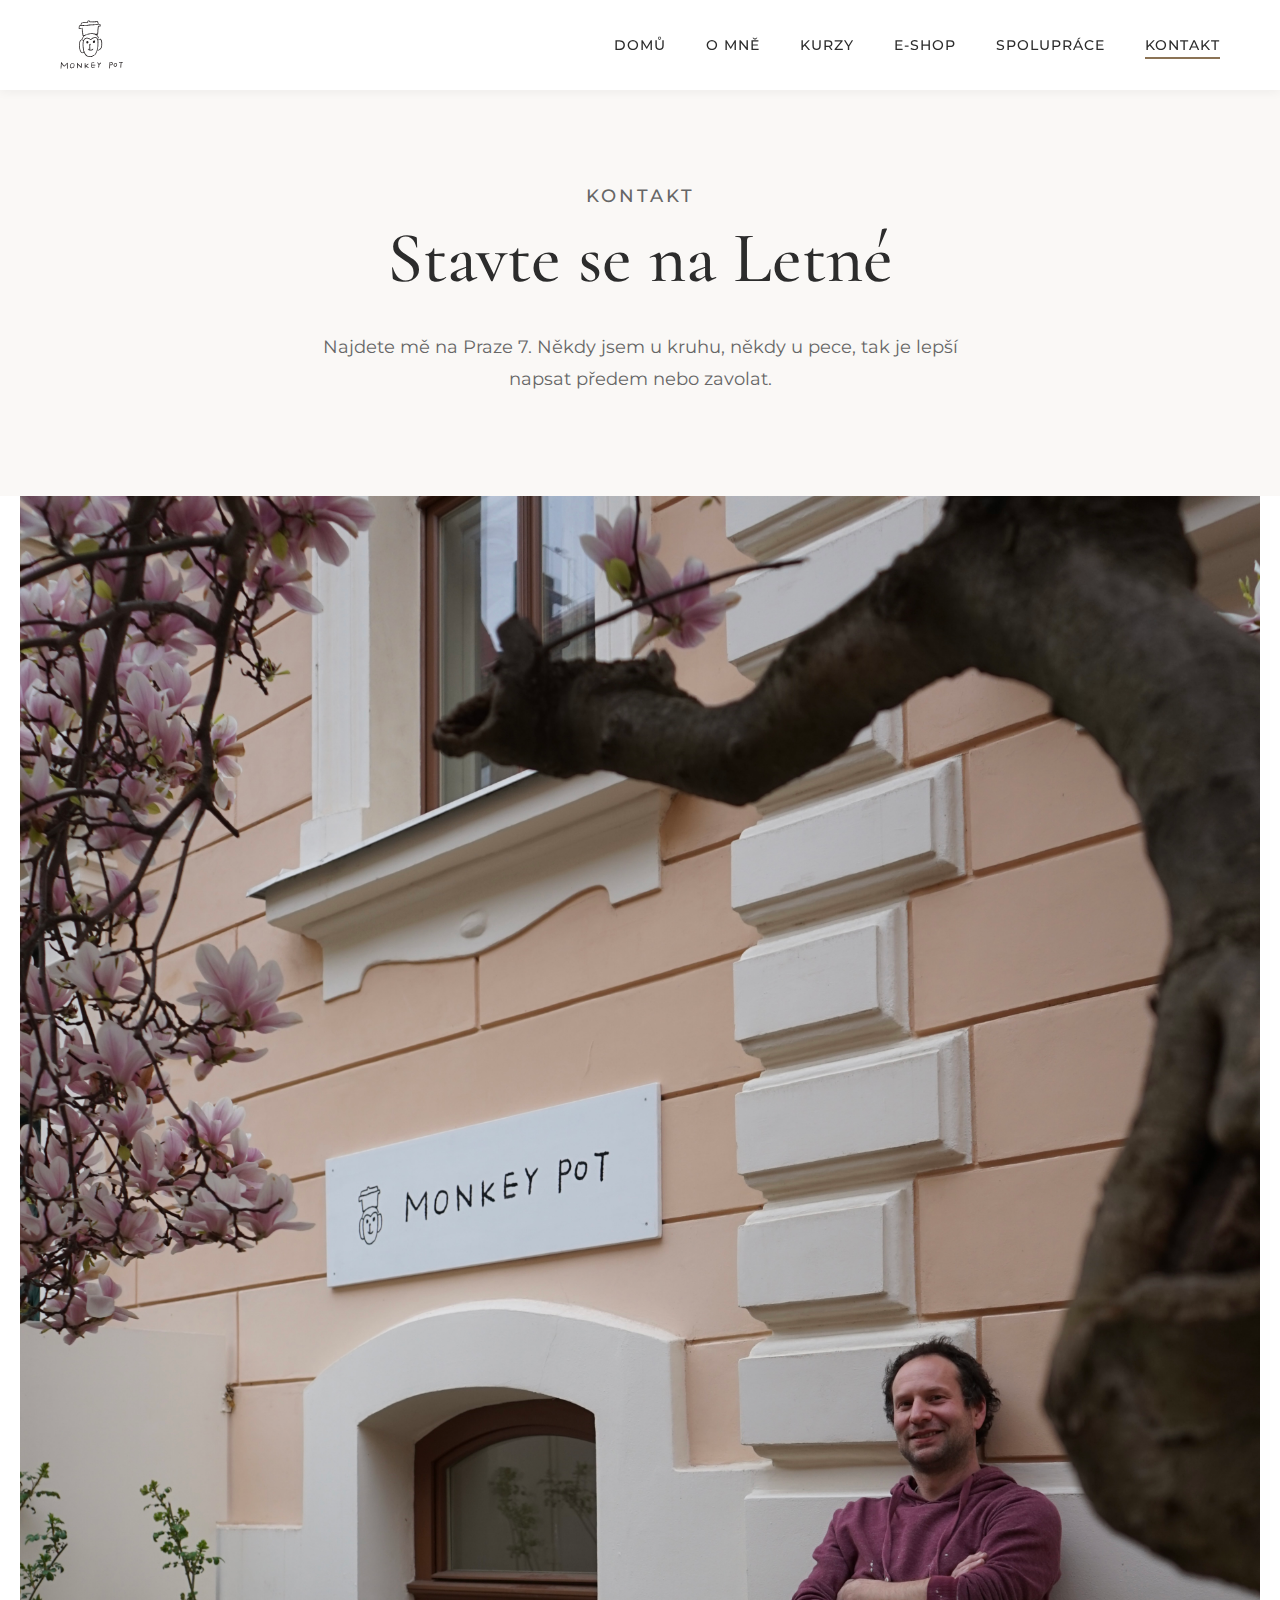
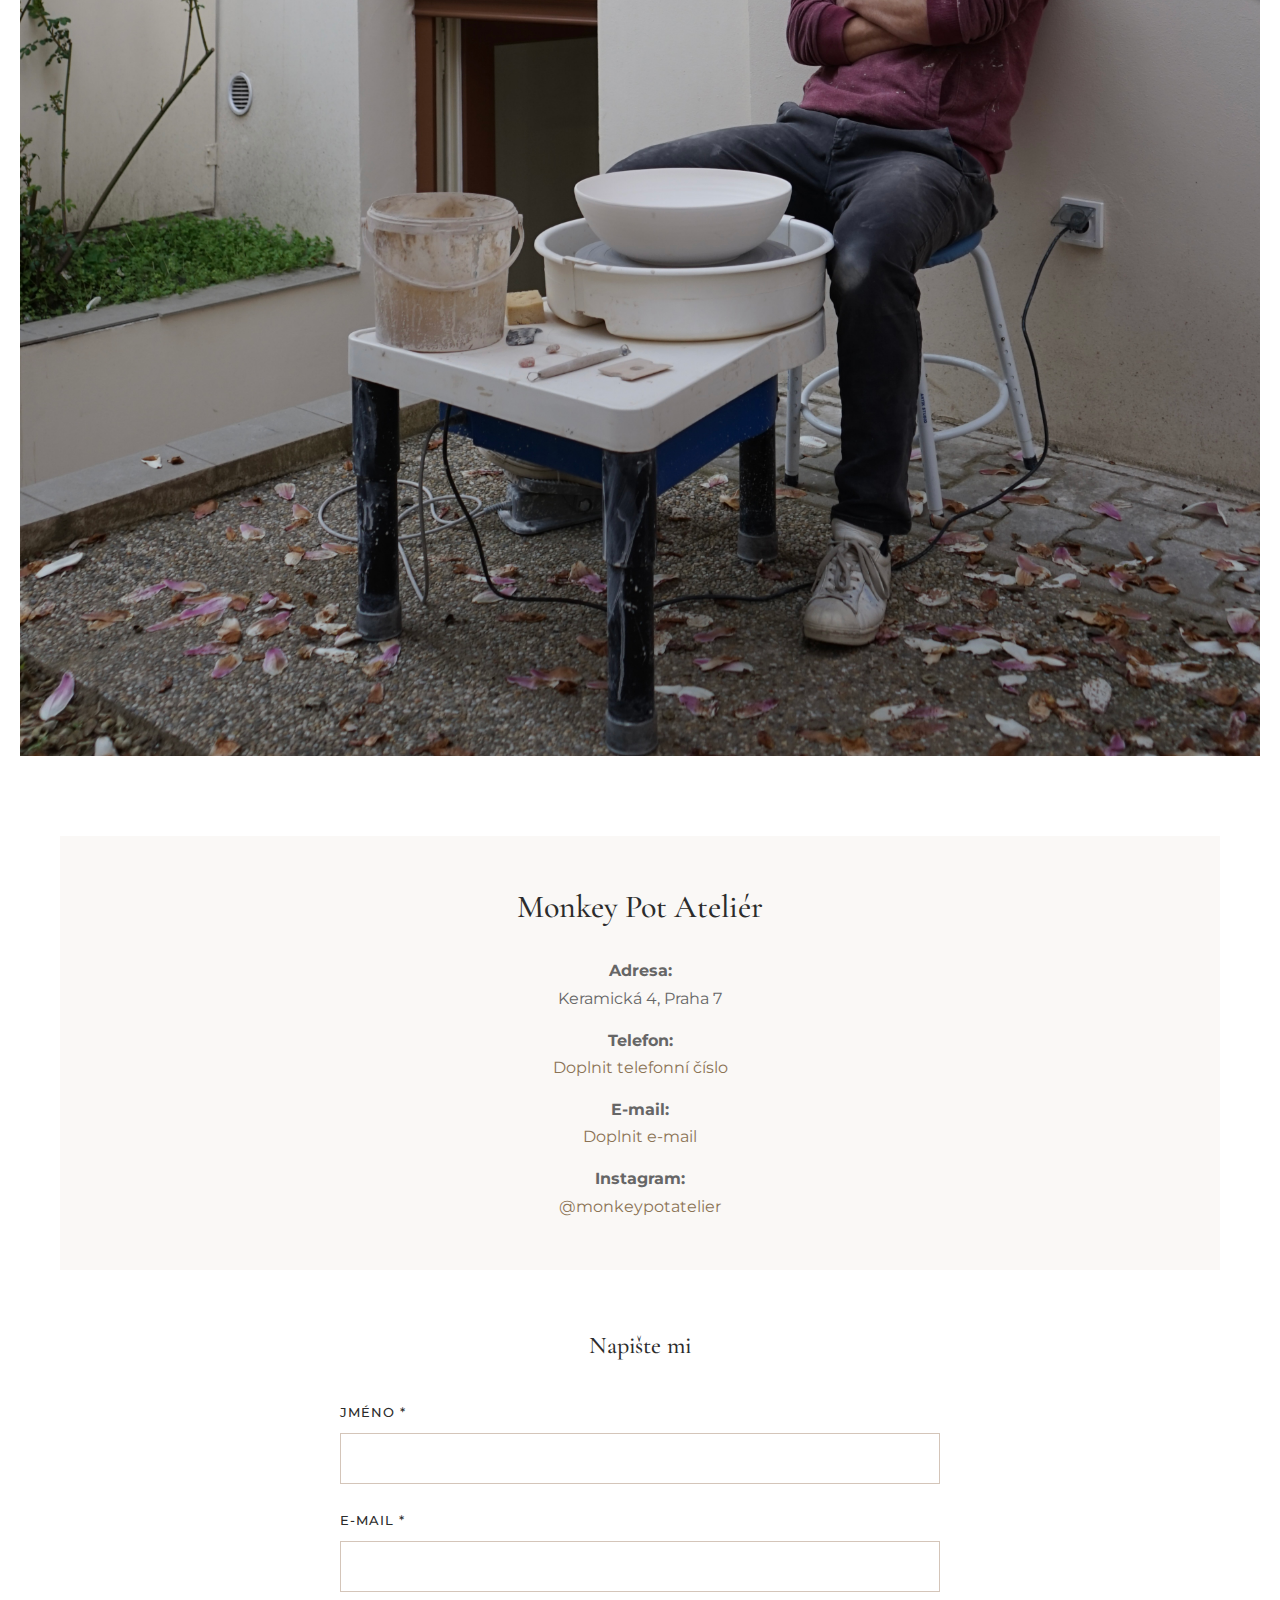
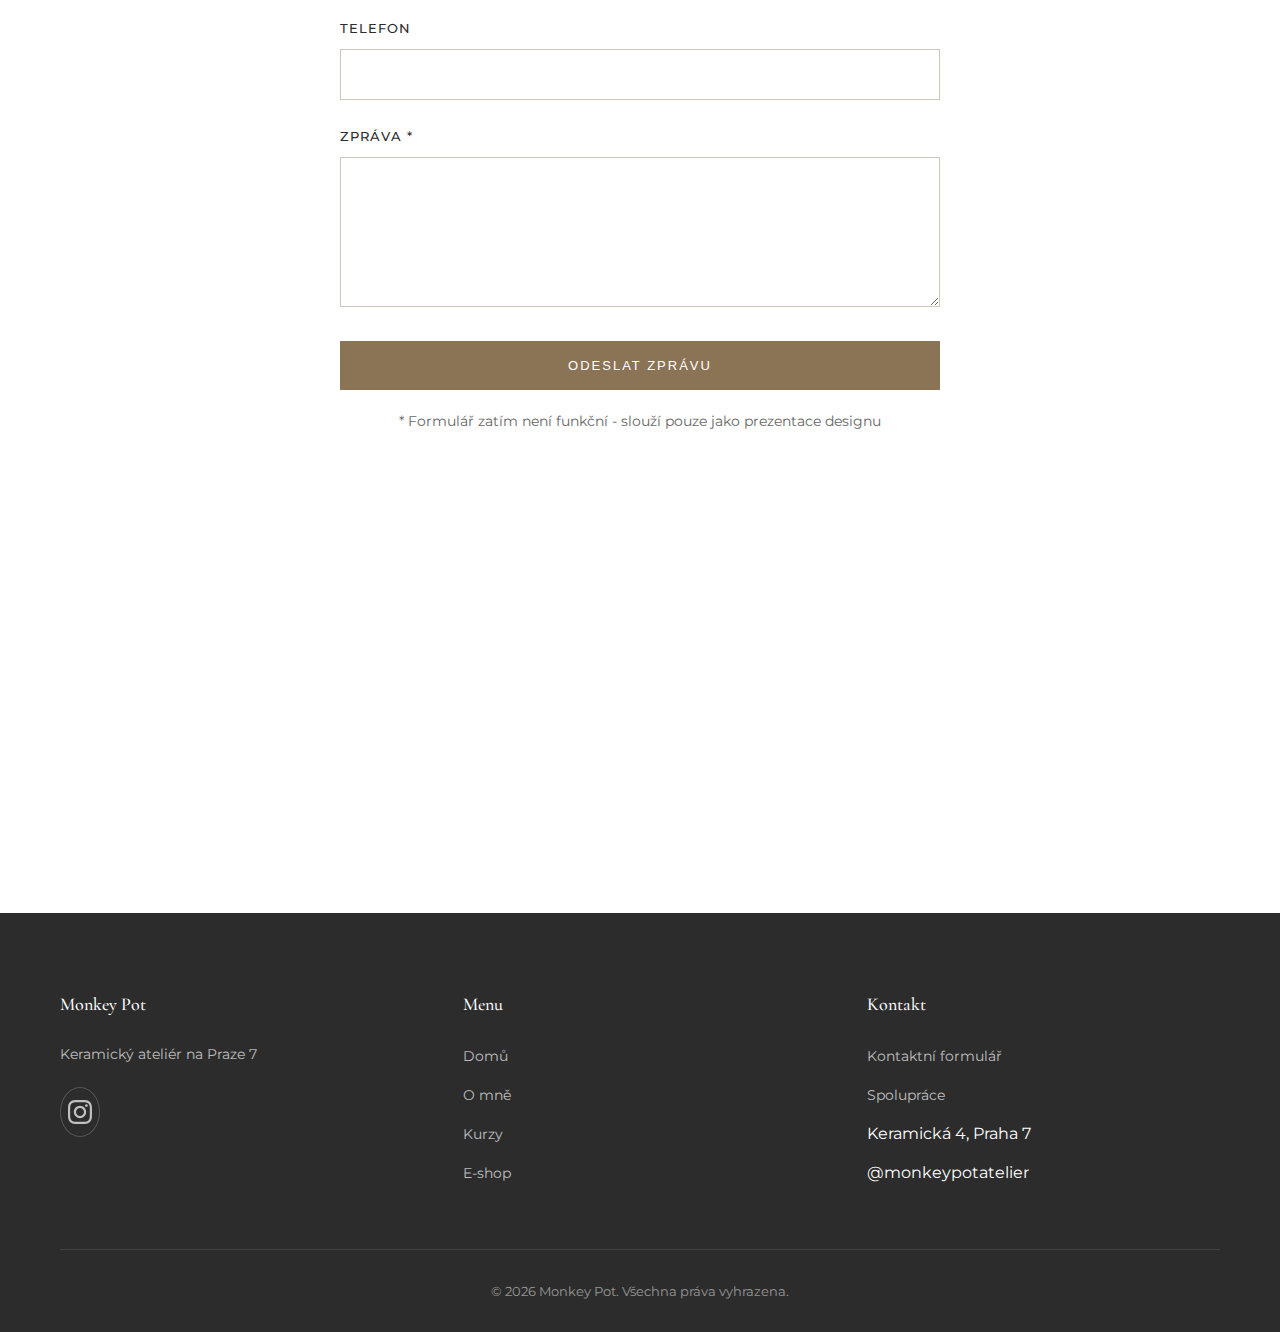
<file: kontakt.html>
<!DOCTYPE html>
<html lang="cs">
<head>
    <meta charset="UTF-8">
    <meta name="viewport" content="width=device-width, initial-scale=1.0">
    <title>Kontakt - Monkey Pot</title>
    <link rel="stylesheet" href="css/style.css">
    <link rel="preconnect" href="https://fonts.googleapis.com">
    <link rel="preconnect" href="https://fonts.gstatic.com" crossorigin>
    <link href="https://fonts.googleapis.com/css2?family=Cormorant+Garamond:wght@300;400;500;600;700&family=Montserrat:wght@300;400;500;600&display=swap" rel="stylesheet">
</head>
<body>
    <!-- Header -->
    <header class="header">
        <div class="container">
            <nav class="nav">
                <a href="index.html" class="logo">
                    <img src="images/monkeypot_logo.svg" alt="Monkey Pot" class="logo-img">
                </a>
                <button class="nav-toggle" aria-label="Toggle navigation">
                    <span></span>
                    <span></span>
                    <span></span>
                </button>
                <ul class="nav-menu">
                    <li><a href="index.html">Domů</a></li>
                    <li><a href="o-mne.html">O mně</a></li>
                    <li><a href="kurzy.html">Kurzy</a></li>
                    <li><a href="shop.html">E-shop</a></li>
                    <li><a href="spoluprace.html">Spolupráce</a></li>
                    <li><a href="kontakt.html" class="active">Kontakt</a></li>
                </ul>
            </nav>
        </div>
    </header>

    <!-- Page Hero -->
    <section class="page-hero">
        <div class="container">
            <p class="section-subtitle">Kontakt</p>
            <h1>Stavte se na Letné</h1>
            <p>Najdete mě na Praze 7. Někdy jsem u kruhu, někdy u pece, tak je lepší napsat předem nebo zavolat.</p>
        </div>
    </section>

    <!-- Image Section -->
    <section class="content-section" style="padding: 0;">
        <div class="container" style="max-width: 1400px;">
            <img src="images/kontakt.JPG" alt="Ateliér Monkey Pot na Praze 7" style="width: 100%; height: auto; display: block;">
        </div>
    </section>

    <!-- Contact Info -->
    <section class="content-section">
        <div class="container">
            <div class="contact-info">
                <h3>Monkey Pot Ateliér</h3>
                <div class="contact-details">
                    <p><strong>Adresa:</strong><br>Keramická 4, Praha 7</p>
                    <p><strong>Telefon:</strong><br><a href="tel:">Doplnit telefonní číslo</a></p>
                    <p><strong>E-mail:</strong><br><a href="mailto:">Doplnit e-mail</a></p>
                    <p><strong>Instagram:</strong><br><a href="https://instagram.com/monkeypotatelier" target="_blank">@monkeypotatelier</a></p>
                </div>
            </div>

            <!-- Contact Form -->
            <div class="contact-form">
                <h2 style="text-align: center; margin-bottom: 40px;">Napište mi</h2>
                <form action="#" method="post">
                    <div class="form-group">
                        <label for="name">Jméno *</label>
                        <input type="text" id="name" name="name" required>
                    </div>

                    <div class="form-group">
                        <label for="email">E-mail *</label>
                        <input type="email" id="email" name="email" required>
                    </div>

                    <div class="form-group">
                        <label for="phone">Telefon</label>
                        <input type="tel" id="phone" name="phone">
                    </div>

                    <div class="form-group">
                        <label for="message">Zpráva *</label>
                        <textarea id="message" name="message" required></textarea>
                    </div>

                    <button type="submit" class="btn btn-primary" style="width: 100%;">Odeslat zprávu</button>
                </form>
                <p style="text-align: center; margin-top: 20px; font-size: 14px; color: var(--text-light);">
                    * Formulář zatím není funkční - slouží pouze jako prezentace designu
                </p>
            </div>
        </div>
    </section>

    <!-- Map Section -->
    <section class="map-section" style="padding: 0;">
        <iframe 
            src="https://www.google.com/maps/embed?pb=!1m18!1m12!1m3!1d2559.3446791845836!2d14.4283958!3d50.1076389!2m3!1f0!2f0!3f0!3m2!1i1024!2i768!4f13.1!3m3!1m2!1s0x470b94c0a7c8c8c3%3A0x1234567890abcdef!2sKeramick%C3%A1%204%2C%20170%2000%20Praha%207-Hole%C5%A1ovice!5e0!3m2!1scs!2scz!4v1234567890123!5m2!1scs!2scz" 
            width="100%" 
            height="400" 
            style="border:0; display: block;" 
            allowfullscreen="" 
            loading="lazy" 
            referrerpolicy="no-referrer-when-downgrade"
            title="Mapa ateliéru Monkey Pot">
        </iframe>
    </section>

    <!-- Footer -->
    <footer class="footer">
        <div class="container">
            <div class="footer-content">
                <div class="footer-col">
                    <h4>Monkey Pot</h4>
                    <p>Keramický ateliér na Praze 7</p>
                    <div class="footer-social">
                        <a href="https://instagram.com/monkeypotatelier" target="_blank" aria-label="Instagram">
                            <svg width="24" height="24" viewBox="0 0 24 24" fill="currentColor">
                                <path d="M12 2.163c3.204 0 3.584.012 4.85.07 3.252.148 4.771 1.691 4.919 4.919.058 1.265.069 1.645.069 4.849 0 3.205-.012 3.584-.069 4.849-.149 3.225-1.664 4.771-4.919 4.919-1.266.058-1.644.07-4.85.07-3.204 0-3.584-.012-4.849-.07-3.26-.149-4.771-1.699-4.919-4.92-.058-1.265-.07-1.644-.07-4.849 0-3.204.013-3.583.07-4.849.149-3.227 1.664-4.771 4.919-4.919 1.266-.057 1.645-.069 4.849-.069zm0-2.163c-3.259 0-3.667.014-4.947.072-4.358.2-6.78 2.618-6.98 6.98-.059 1.281-.073 1.689-.073 4.948 0 3.259.014 3.668.072 4.948.2 4.358 2.618 6.78 6.98 6.98 1.281.058 1.689.072 4.948.072 3.259 0 3.668-.014 4.948-.072 4.354-.2 6.782-2.618 6.979-6.98.059-1.28.073-1.689.073-4.948 0-3.259-.014-3.667-.072-4.947-.196-4.354-2.617-6.78-6.979-6.98-1.281-.059-1.69-.073-4.949-.073zm0 5.838c-3.403 0-6.162 2.759-6.162 6.162s2.759 6.163 6.162 6.163 6.162-2.759 6.162-6.163c0-3.403-2.759-6.162-6.162-6.162zm0 10.162c-2.209 0-4-1.79-4-4 0-2.209 1.791-4 4-4s4 1.791 4 4c0 2.21-1.791 4-4 4zm6.406-11.845c-.796 0-1.441.645-1.441 1.44s.645 1.44 1.441 1.44c.795 0 1.439-.645 1.439-1.44s-.644-1.44-1.439-1.44z"/>
                            </svg>
                        </a>
                    </div>
                </div>
                
                <div class="footer-col">
                    <h4>Menu</h4>
                    <ul>
                        <li><a href="index.html">Domů</a></li>
                        <li><a href="o-mne.html">O mně</a></li>
                        <li><a href="kurzy.html">Kurzy</a></li>
                        <li><a href="shop.html">E-shop</a></li>
                    </ul>
                </div>
                
                <div class="footer-col">
                    <h4>Kontakt</h4>
                    <ul>
                        <li><a href="kontakt.html">Kontaktní formulář</a></li>
                        <li><a href="spoluprace.html">Spolupráce</a></li>
                        <li>Keramická 4, Praha 7</li>
                        <li>@monkeypotatelier</li>
                    </ul>
                </div>
            </div>
            
            <div class="footer-bottom">
                <p>&copy; 2026 Monkey Pot. Všechna práva vyhrazena.</p>
            </div>
        </div>
    </footer>

    <script src="js/main.js"></script>
</body>
</html>
</file>
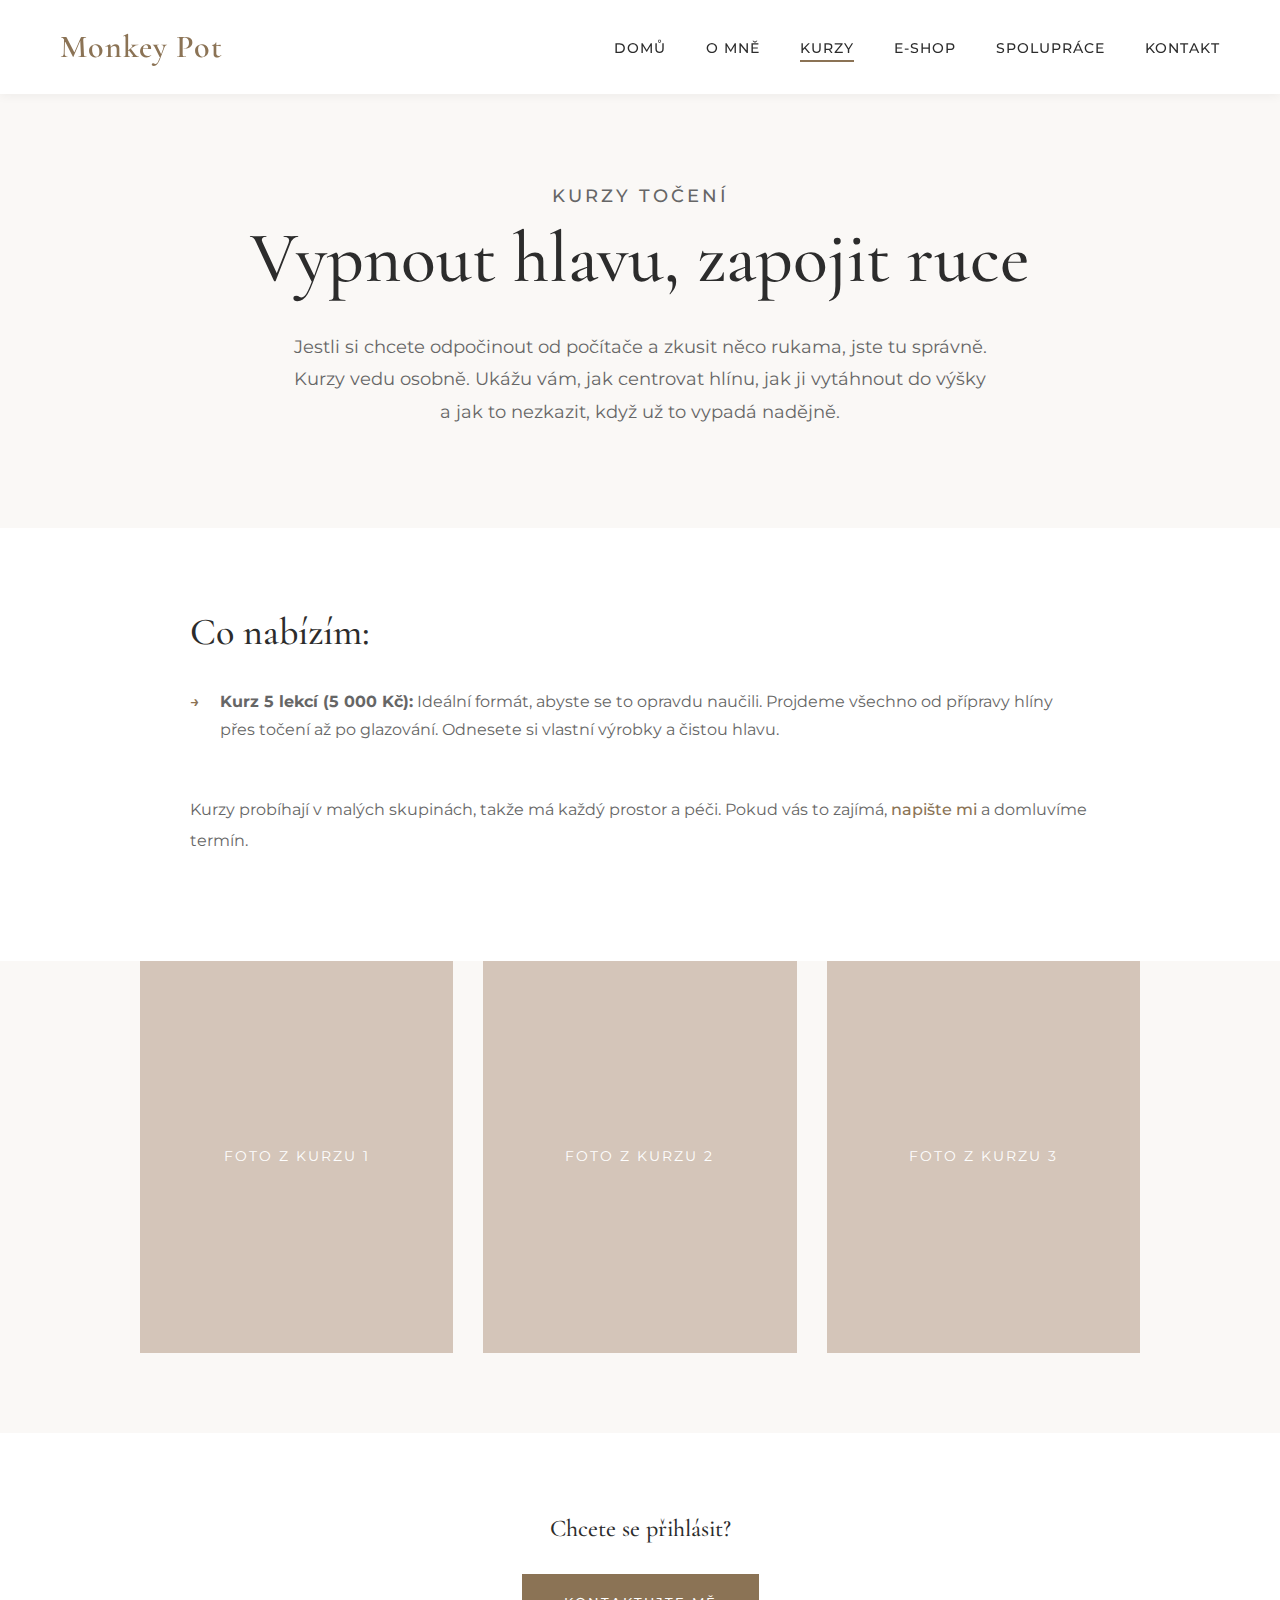
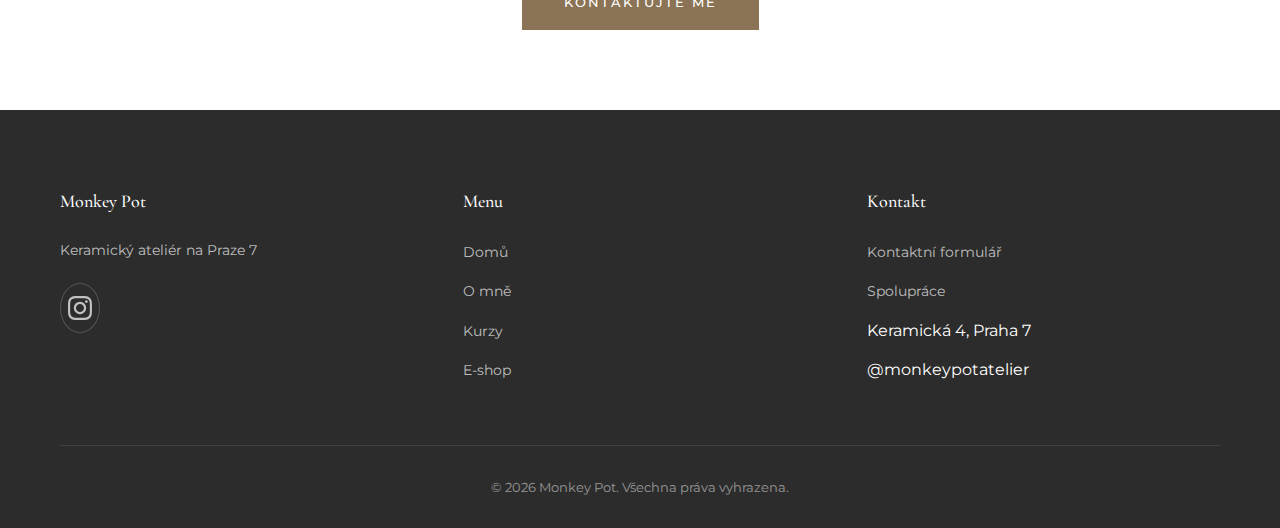
<file: kurzy.html>
<!DOCTYPE html>
<html lang="cs">
<head>
    <meta charset="UTF-8">
    <meta name="viewport" content="width=device-width, initial-scale=1.0">
    <title>Kurzy - Monkey Pot</title>
    <link rel="stylesheet" href="css/style.css">
    <link rel="preconnect" href="https://fonts.googleapis.com">
    <link rel="preconnect" href="https://fonts.gstatic.com" crossorigin>
    <link href="https://fonts.googleapis.com/css2?family=Cormorant+Garamond:wght@300;400;500;600;700&family=Montserrat:wght@300;400;500;600&display=swap" rel="stylesheet">
</head>
<body>
    <!-- Header -->
    <header class="header">
        <div class="container">
            <nav class="nav">
                <a href="index.html" class="logo">Monkey Pot</a>
                <button class="nav-toggle" aria-label="Toggle navigation">
                    <span></span>
                    <span></span>
                    <span></span>
                </button>
                <ul class="nav-menu">
                    <li><a href="index.html">Domů</a></li>
                    <li><a href="o-mne.html">O mně</a></li>
                    <li><a href="kurzy.html" class="active">Kurzy</a></li>
                    <li><a href="shop.html">E-shop</a></li>
                    <li><a href="spoluprace.html">Spolupráce</a></li>
                    <li><a href="kontakt.html">Kontakt</a></li>
                </ul>
            </nav>
        </div>
    </header>

    <!-- Page Hero -->
    <section class="page-hero">
        <div class="container">
            <p class="section-subtitle">Kurzy točení</p>
            <h1>Vypnout hlavu, zapojit ruce</h1>
            <p>Jestli si chcete odpočinout od počítače a zkusit něco rukama, jste tu správně. Kurzy vedu osobně. Ukážu vám, jak centrovat hlínu, jak ji vytáhnout do výšky a jak to nezkazit, když už to vypadá nadějně.</p>
        </div>
    </section>

    <!-- Content Section -->
    <section class="content-section">
        <div class="container">
            <div class="content-wrapper">
                <h2>Co nabízím:</h2>
                
                <ul>
                    <li><strong>Kurz 5 lekcí (5 000 Kč):</strong> Ideální formát, abyste se to opravdu naučili. Projdeme všechno od přípravy hlíny přes točení až po glazování. Odnesete si vlastní výrobky a čistou hlavu.</li>
                </ul>

                <p style="margin-top: 50px;">Kurzy probíhají v malých skupinách, takže má každý prostor a péči. Pokud vás to zajímá, <a href="kontakt.html" style="color: var(--primary-color); font-weight: 500;">napište mi</a> a domluvíme termín.</p>
            </div>
        </div>
    </section>

    <!-- Image Section -->
    <section class="content-section" style="background: var(--bg-light); padding-top: 0;">
        <div class="container">
            <div style="display: grid; grid-template-columns: repeat(auto-fit, minmax(300px, 1fr)); gap: 30px; max-width: 1000px; margin: 0 auto;">
                <div class="image-placeholder">
                    <span>Foto z kurzu 1</span>
                </div>
                <div class="image-placeholder">
                    <span>Foto z kurzu 2</span>
                </div>
                <div class="image-placeholder">
                    <span>Foto z kurzu 3</span>
                </div>
            </div>
        </div>
    </section>

    <!-- CTA Section -->
    <section class="content-section" style="text-align: center;">
        <div class="container">
            <h2 style="margin-bottom: 30px;">Chcete se přihlásit?</h2>
            <a href="kontakt.html" class="btn btn-primary">Kontaktujte mě</a>
        </div>
    </section>

    <!-- Footer -->
    <footer class="footer">
        <div class="container">
            <div class="footer-content">
                <div class="footer-col">
                    <h4>Monkey Pot</h4>
                    <p>Keramický ateliér na Praze 7</p>
                    <div class="footer-social">
                        <a href="https://instagram.com/monkeypotatelier" target="_blank" aria-label="Instagram">
                            <svg width="24" height="24" viewBox="0 0 24 24" fill="currentColor">
                                <path d="M12 2.163c3.204 0 3.584.012 4.85.07 3.252.148 4.771 1.691 4.919 4.919.058 1.265.069 1.645.069 4.849 0 3.205-.012 3.584-.069 4.849-.149 3.225-1.664 4.771-4.919 4.919-1.266.058-1.644.07-4.85.07-3.204 0-3.584-.012-4.849-.07-3.26-.149-4.771-1.699-4.919-4.92-.058-1.265-.07-1.644-.07-4.849 0-3.204.013-3.583.07-4.849.149-3.227 1.664-4.771 4.919-4.919 1.266-.057 1.645-.069 4.849-.069zm0-2.163c-3.259 0-3.667.014-4.947.072-4.358.2-6.78 2.618-6.98 6.98-.059 1.281-.073 1.689-.073 4.948 0 3.259.014 3.668.072 4.948.2 4.358 2.618 6.78 6.98 6.98 1.281.058 1.689.072 4.948.072 3.259 0 3.668-.014 4.948-.072 4.354-.2 6.782-2.618 6.979-6.98.059-1.28.073-1.689.073-4.948 0-3.259-.014-3.667-.072-4.947-.196-4.354-2.617-6.78-6.979-6.98-1.281-.059-1.69-.073-4.949-.073zm0 5.838c-3.403 0-6.162 2.759-6.162 6.162s2.759 6.163 6.162 6.163 6.162-2.759 6.162-6.163c0-3.403-2.759-6.162-6.162-6.162zm0 10.162c-2.209 0-4-1.79-4-4 0-2.209 1.791-4 4-4s4 1.791 4 4c0 2.21-1.791 4-4 4zm6.406-11.845c-.796 0-1.441.645-1.441 1.44s.645 1.44 1.441 1.44c.795 0 1.439-.645 1.439-1.44s-.644-1.44-1.439-1.44z"/>
                            </svg>
                        </a>
                    </div>
                </div>
                
                <div class="footer-col">
                    <h4>Menu</h4>
                    <ul>
                        <li><a href="index.html">Domů</a></li>
                        <li><a href="o-mne.html">O mně</a></li>
                        <li><a href="kurzy.html">Kurzy</a></li>
                        <li><a href="shop.html">E-shop</a></li>
                    </ul>
                </div>
                
                <div class="footer-col">
                    <h4>Kontakt</h4>
                    <ul>
                        <li><a href="kontakt.html">Kontaktní formulář</a></li>
                        <li><a href="spoluprace.html">Spolupráce</a></li>
                        <li>Keramická 4, Praha 7</li>
                        <li>@monkeypotatelier</li>
                    </ul>
                </div>
            </div>
            
            <div class="footer-bottom">
                <p>&copy; 2026 Monkey Pot. Všechna práva vyhrazena.</p>
            </div>
        </div>
    </footer>

    <script src="js/main.js"></script>
</body>
</html>
</file>
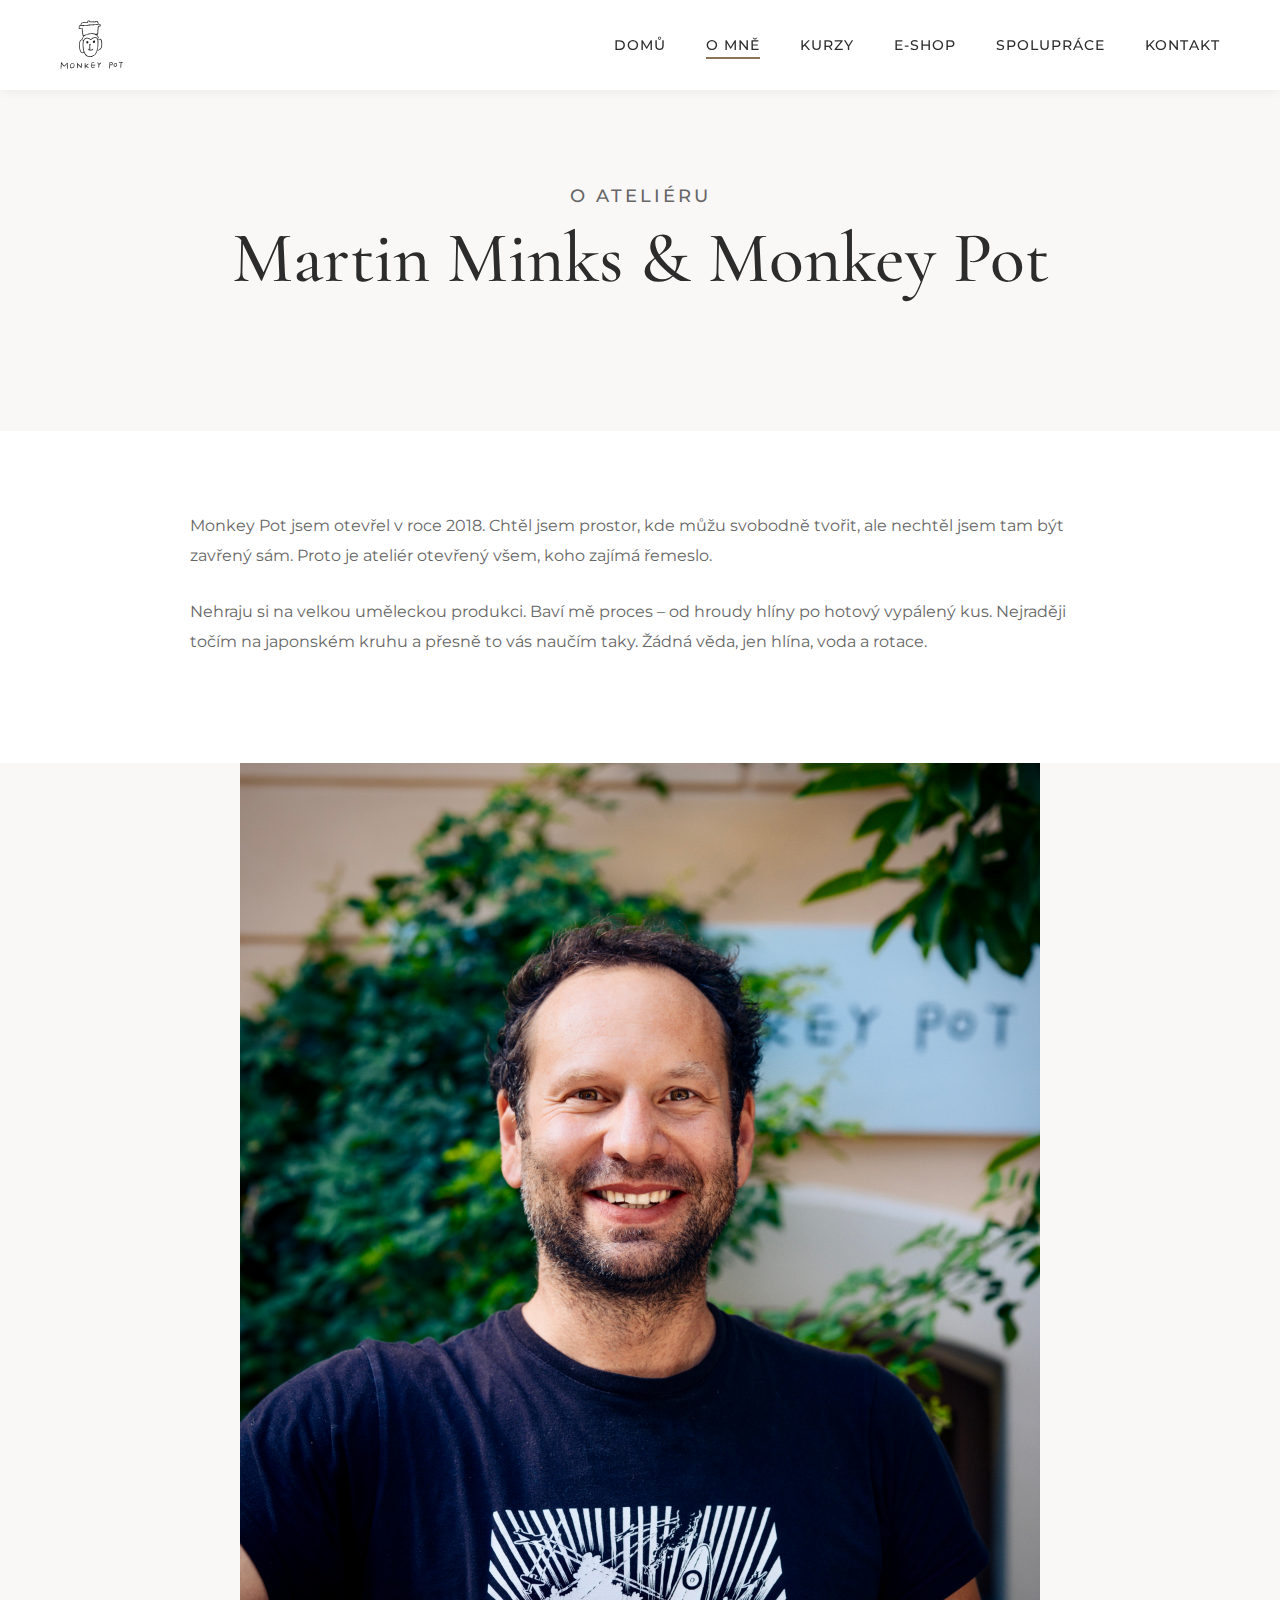
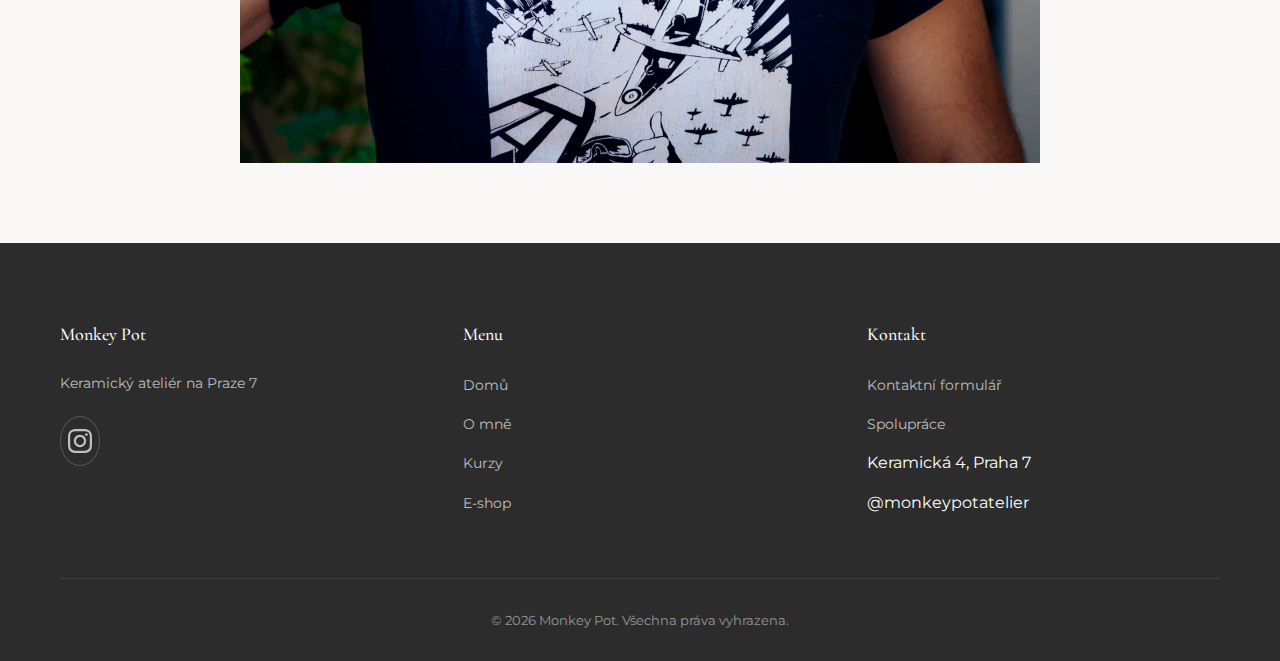
<file: o-mne.html>
<!DOCTYPE html>
<html lang="cs">
<head>
    <meta charset="UTF-8">
    <meta name="viewport" content="width=device-width, initial-scale=1.0">
    <title>O mně - Monkey Pot</title>
    <link rel="stylesheet" href="css/style.css">
    <link rel="preconnect" href="https://fonts.googleapis.com">
    <link rel="preconnect" href="https://fonts.gstatic.com" crossorigin>
    <link href="https://fonts.googleapis.com/css2?family=Cormorant+Garamond:wght@300;400;500;600;700&family=Montserrat:wght@300;400;500;600&display=swap" rel="stylesheet">
</head>
<body>
    <!-- Header -->
    <header class="header">
        <div class="container">
            <nav class="nav">
                <a href="index.html" class="logo">
                    <img src="images/monkeypot_logo.svg" alt="Monkey Pot" class="logo-img">
                </a>
                <button class="nav-toggle" aria-label="Toggle navigation">
                    <span></span>
                    <span></span>
                    <span></span>
                </button>
                <ul class="nav-menu">
                    <li><a href="index.html">Domů</a></li>
                    <li><a href="o-mne.html" class="active">O mně</a></li>
                    <li><a href="kurzy.html">Kurzy</a></li>
                    <li><a href="shop.html">E-shop</a></li>
                    <li><a href="spoluprace.html">Spolupráce</a></li>
                    <li><a href="kontakt.html">Kontakt</a></li>
                </ul>
            </nav>
        </div>
    </header>

    <!-- Page Hero -->
    <section class="page-hero">
        <div class="container">
            <p class="section-subtitle">O ateliéru</p>
            <h1>Martin Minks & Monkey Pot</h1>
        </div>
    </section>

    <!-- Content Section -->
    <section class="content-section">
        <div class="container">
            <div class="content-wrapper">
                <p>Monkey Pot jsem otevřel v roce 2018. Chtěl jsem prostor, kde můžu svobodně tvořit, ale nechtěl jsem tam být zavřený sám. Proto je ateliér otevřený všem, koho zajímá řemeslo.</p>
                
                <p>Nehraju si na velkou uměleckou produkci. Baví mě proces – od hroudy hlíny po hotový vypálený kus. Nejraději točím na japonském kruhu a přesně to vás naučím taky. Žádná věda, jen hlína, voda a rotace.</p>
            </div>
        </div>
    </section>

    <!-- Image Section -->
    <section class="content-section" style="background: var(--bg-light); padding-top: 0;">
        <div class="container">
            <div style="max-width: 800px; margin: 0 auto;">
                <img src="images/omne.png" alt="Martin Minks v ateliéru Monkey Pot" style="width: 100%; height: auto; display: block;">
            </div>
        </div>
    </section>

    <!-- Footer -->
    <footer class="footer">
        <div class="container">
            <div class="footer-content">
                <div class="footer-col">
                    <h4>Monkey Pot</h4>
                    <p>Keramický ateliér na Praze 7</p>
                    <div class="footer-social">
                        <a href="https://instagram.com/monkeypotatelier" target="_blank" aria-label="Instagram">
                            <svg width="24" height="24" viewBox="0 0 24 24" fill="currentColor">
                                <path d="M12 2.163c3.204 0 3.584.012 4.85.07 3.252.148 4.771 1.691 4.919 4.919.058 1.265.069 1.645.069 4.849 0 3.205-.012 3.584-.069 4.849-.149 3.225-1.664 4.771-4.919 4.919-1.266.058-1.644.07-4.85.07-3.204 0-3.584-.012-4.849-.07-3.26-.149-4.771-1.699-4.919-4.92-.058-1.265-.07-1.644-.07-4.849 0-3.204.013-3.583.07-4.849.149-3.227 1.664-4.771 4.919-4.919 1.266-.057 1.645-.069 4.849-.069zm0-2.163c-3.259 0-3.667.014-4.947.072-4.358.2-6.78 2.618-6.98 6.98-.059 1.281-.073 1.689-.073 4.948 0 3.259.014 3.668.072 4.948.2 4.358 2.618 6.78 6.98 6.98 1.281.058 1.689.072 4.948.072 3.259 0 3.668-.014 4.948-.072 4.354-.2 6.782-2.618 6.979-6.98.059-1.28.073-1.689.073-4.948 0-3.259-.014-3.667-.072-4.947-.196-4.354-2.617-6.78-6.979-6.98-1.281-.059-1.69-.073-4.949-.073zm0 5.838c-3.403 0-6.162 2.759-6.162 6.162s2.759 6.163 6.162 6.163 6.162-2.759 6.162-6.163c0-3.403-2.759-6.162-6.162-6.162zm0 10.162c-2.209 0-4-1.79-4-4 0-2.209 1.791-4 4-4s4 1.791 4 4c0 2.21-1.791 4-4 4zm6.406-11.845c-.796 0-1.441.645-1.441 1.44s.645 1.44 1.441 1.44c.795 0 1.439-.645 1.439-1.44s-.644-1.44-1.439-1.44z"/>
                            </svg>
                        </a>
                    </div>
                </div>
                
                <div class="footer-col">
                    <h4>Menu</h4>
                    <ul>
                        <li><a href="index.html">Domů</a></li>
                        <li><a href="o-mne.html">O mně</a></li>
                        <li><a href="kurzy.html">Kurzy</a></li>
                        <li><a href="shop.html">E-shop</a></li>
                    </ul>
                </div>
                
                <div class="footer-col">
                    <h4>Kontakt</h4>
                    <ul>
                        <li><a href="kontakt.html">Kontaktní formulář</a></li>
                        <li><a href="spoluprace.html">Spolupráce</a></li>
                        <li>Keramická 4, Praha 7</li>
                        <li>@monkeypotatelier</li>
                    </ul>
                </div>
            </div>
            
            <div class="footer-bottom">
                <p>&copy; 2026 Monkey Pot. Všechna práva vyhrazena.</p>
            </div>
        </div>
    </footer>

    <script src="js/main.js"></script>
</body>
</html>
</file>
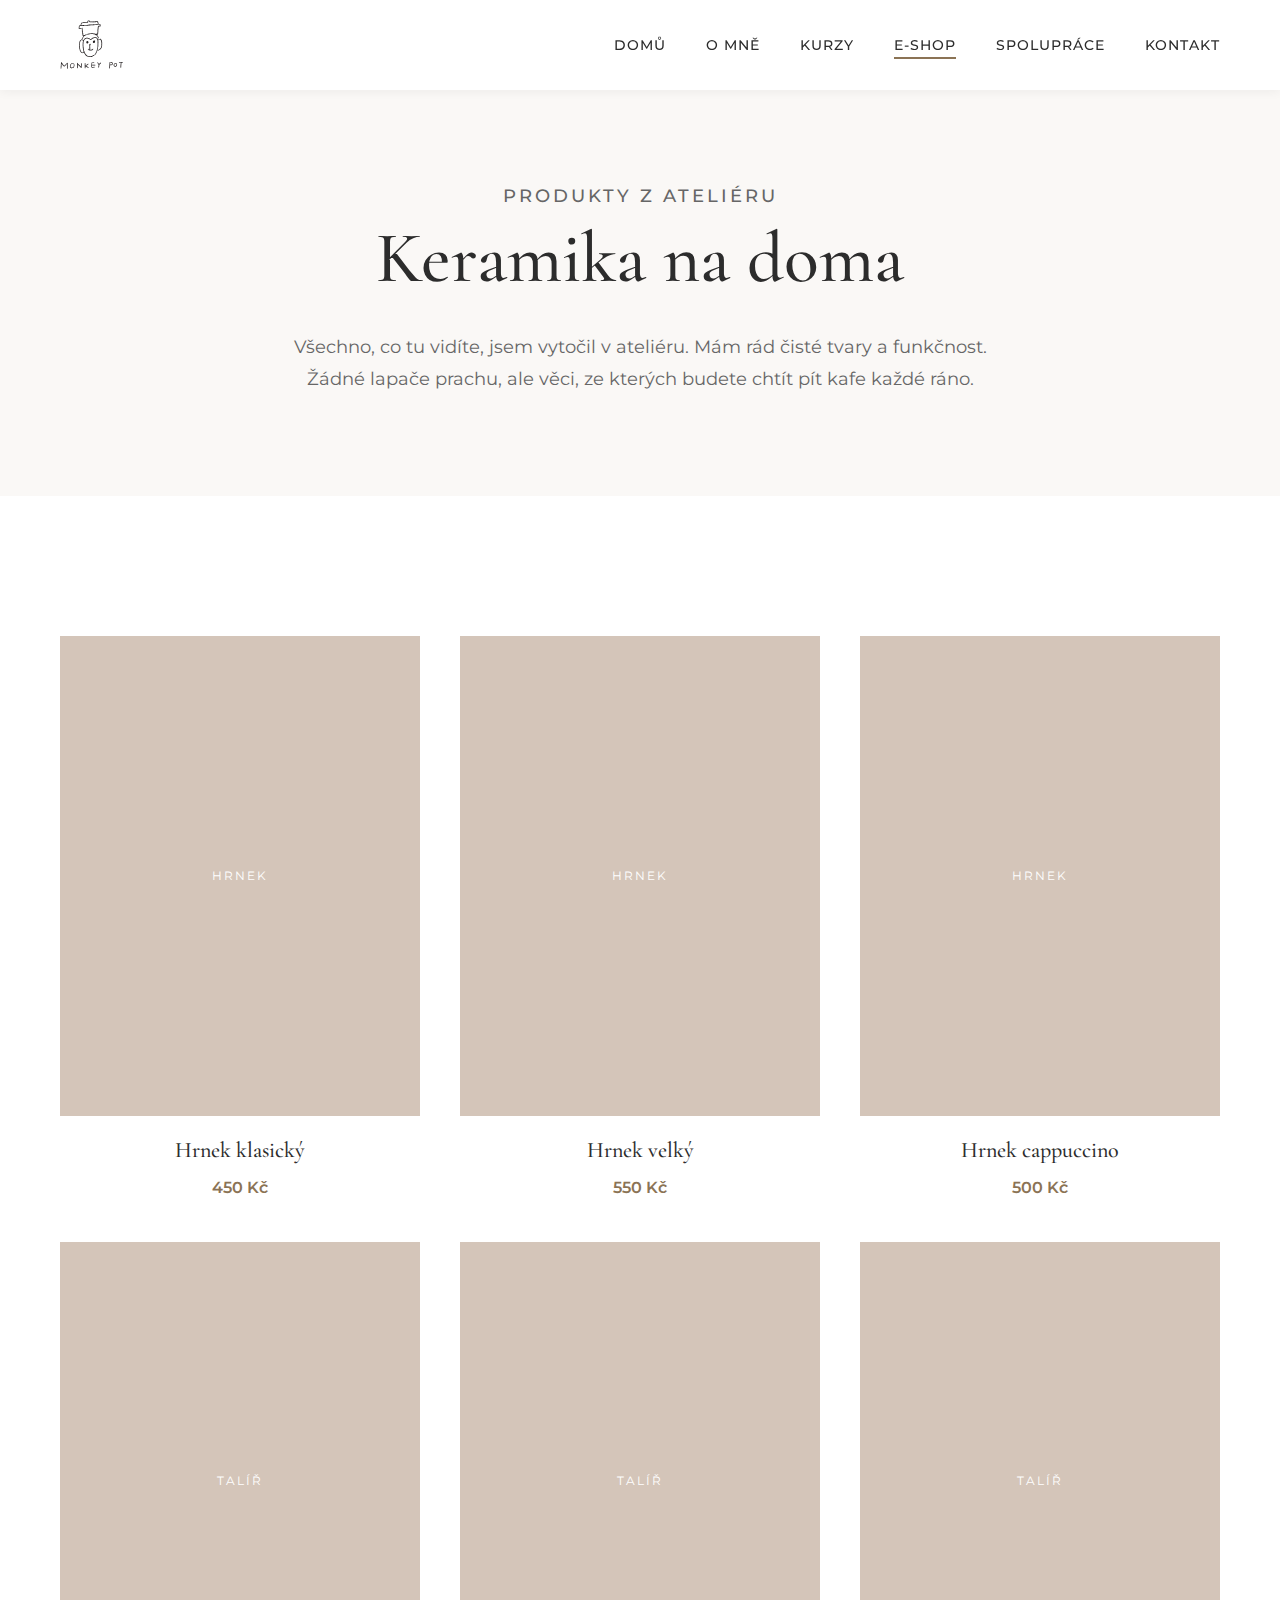
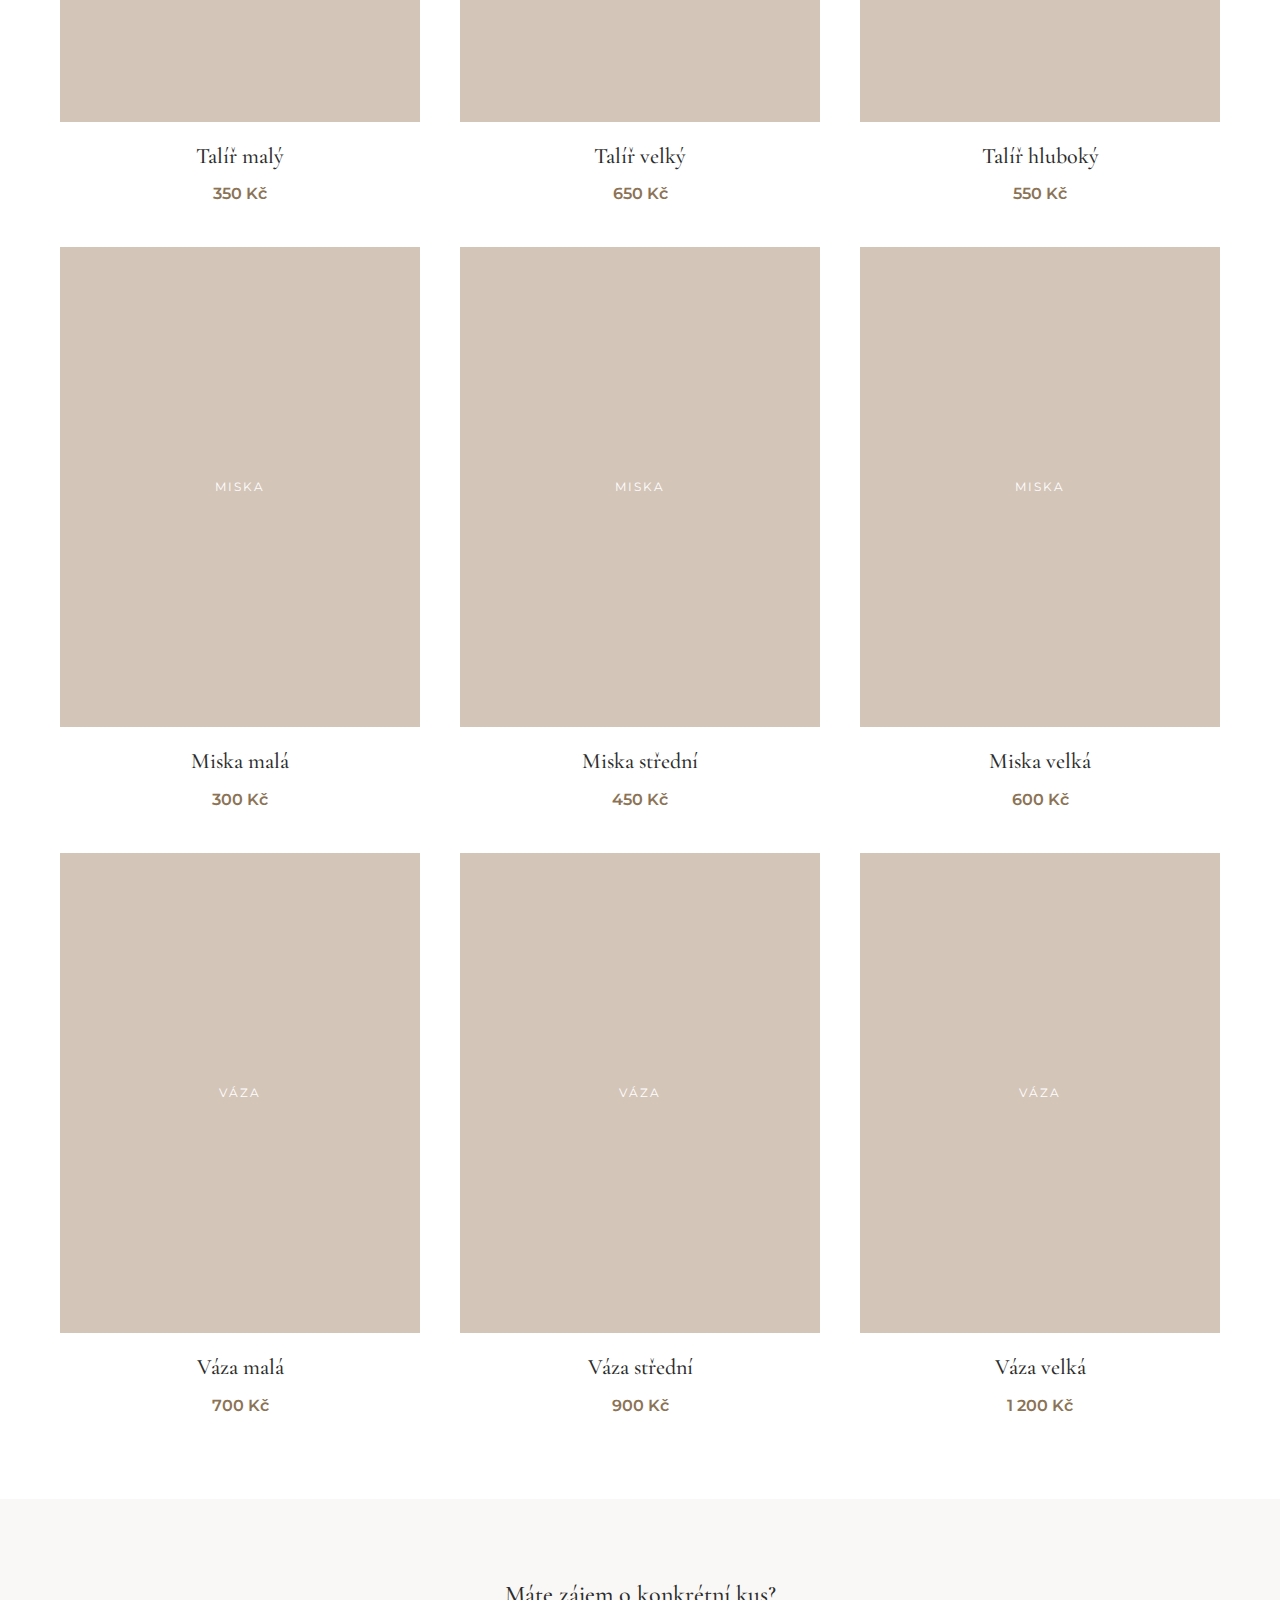
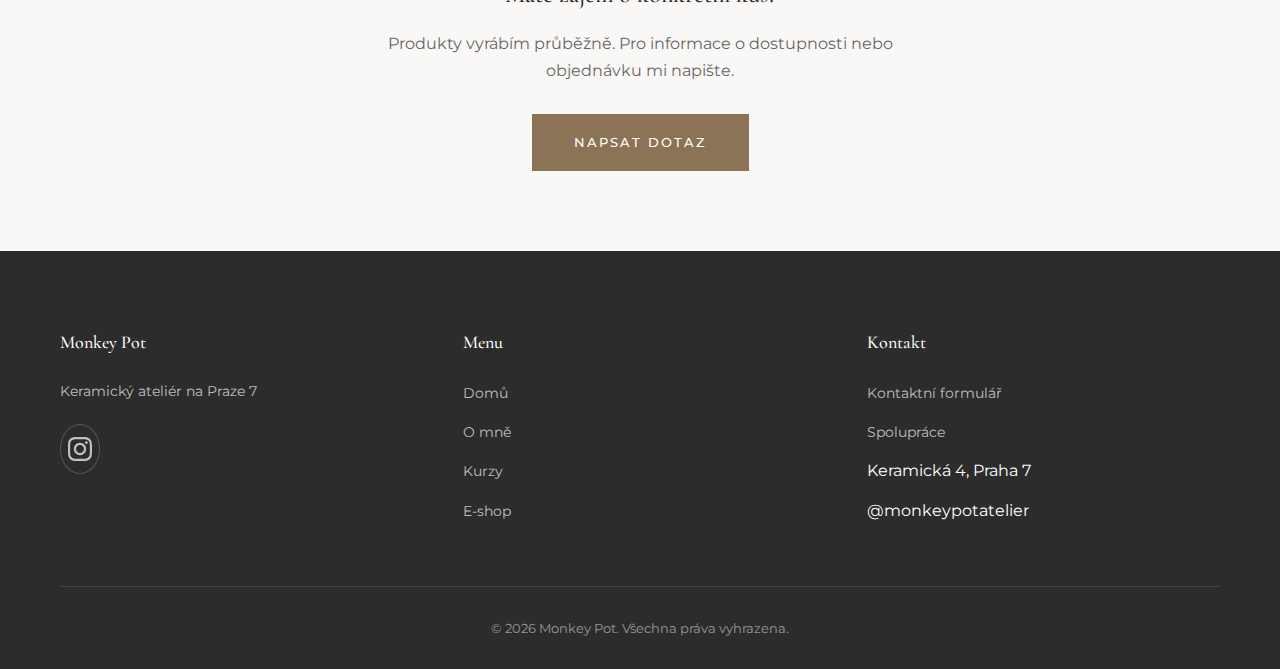
<file: shop.html>
<!DOCTYPE html>
<html lang="cs">
<head>
    <meta charset="UTF-8">
    <meta name="viewport" content="width=device-width, initial-scale=1.0">
    <title>E-shop - Monkey Pot</title>
    <link rel="stylesheet" href="css/style.css">
    <link rel="preconnect" href="https://fonts.googleapis.com">
    <link rel="preconnect" href="https://fonts.gstatic.com" crossorigin>
    <link href="https://fonts.googleapis.com/css2?family=Cormorant+Garamond:wght@300;400;500;600;700&family=Montserrat:wght@300;400;500;600&display=swap" rel="stylesheet">
</head>
<body>
    <!-- Header -->
    <header class="header">
        <div class="container">
            <nav class="nav">
                <a href="index.html" class="logo">
                    <img src="images/monkeypot_logo.svg" alt="Monkey Pot" class="logo-img" onerror="this.style.display='none'; this.nextElementSibling.style.display='inline';">
                    <span style="display:none;">Monkey Pot</span>
                </a>
                <button class="nav-toggle" aria-label="Toggle navigation">
                    <span></span>
                    <span></span>
                    <span></span>
                </button>
                <ul class="nav-menu">
                    <li><a href="index.html">Domů</a></li>
                    <li><a href="o-mne.html">O mně</a></li>
                    <li><a href="kurzy.html">Kurzy</a></li>
                    <li><a href="shop.html" class="active">E-shop</a></li>
                    <li><a href="spoluprace.html">Spolupráce</a></li>
                    <li><a href="kontakt.html">Kontakt</a></li>
                </ul>
            </nav>
        </div>
    </header>

    <!-- Page Hero -->
    <section class="page-hero">
        <div class="container">
            <p class="section-subtitle">Produkty z ateliéru</p>
            <h1>Keramika na doma</h1>
            <p>Všechno, co tu vidíte, jsem vytočil v ateliéru. Mám rád čisté tvary a funkčnost. Žádné lapače prachu, ale věci, ze kterých budete chtít pít kafe každé ráno.</p>
        </div>
    </section>

    <!-- Products Section -->
    <section class="content-section">
        <div class="container">
            <div class="products-grid">
                <!-- Hrnky -->
                <div class="product-card">
                    <div class="product-image">
                        <span>Hrnek</span>
                    </div>
                    <h3>Hrnek klasický</h3>
                    <p class="product-price">450 Kč</p>
                </div>

                <div class="product-card">
                    <div class="product-image">
                        <span>Hrnek</span>
                    </div>
                    <h3>Hrnek velký</h3>
                    <p class="product-price">550 Kč</p>
                </div>

                <div class="product-card">
                    <div class="product-image">
                        <span>Hrnek</span>
                    </div>
                    <h3>Hrnek cappuccino</h3>
                    <p class="product-price">500 Kč</p>
                </div>

                <!-- Talíře -->
                <div class="product-card">
                    <div class="product-image">
                        <span>Talíř</span>
                    </div>
                    <h3>Talíř malý</h3>
                    <p class="product-price">350 Kč</p>
                </div>

                <div class="product-card">
                    <div class="product-image">
                        <span>Talíř</span>
                    </div>
                    <h3>Talíř velký</h3>
                    <p class="product-price">650 Kč</p>
                </div>

                <div class="product-card">
                    <div class="product-image">
                        <span>Talíř</span>
                    </div>
                    <h3>Talíř hluboký</h3>
                    <p class="product-price">550 Kč</p>
                </div>

                <!-- Misky -->
                <div class="product-card">
                    <div class="product-image">
                        <span>Miska</span>
                    </div>
                    <h3>Miska malá</h3>
                    <p class="product-price">300 Kč</p>
                </div>

                <div class="product-card">
                    <div class="product-image">
                        <span>Miska</span>
                    </div>
                    <h3>Miska střední</h3>
                    <p class="product-price">450 Kč</p>
                </div>

                <div class="product-card">
                    <div class="product-image">
                        <span>Miska</span>
                    </div>
                    <h3>Miska velká</h3>
                    <p class="product-price">600 Kč</p>
                </div>

                <!-- Vázy -->
                <div class="product-card">
                    <div class="product-image">
                        <span>Váza</span>
                    </div>
                    <h3>Váza malá</h3>
                    <p class="product-price">700 Kč</p>
                </div>

                <div class="product-card">
                    <div class="product-image">
                        <span>Váza</span>
                    </div>
                    <h3>Váza střední</h3>
                    <p class="product-price">900 Kč</p>
                </div>

                <div class="product-card">
                    <div class="product-image">
                        <span>Váza</span>
                    </div>
                    <h3>Váza velká</h3>
                    <p class="product-price">1 200 Kč</p>
                </div>
            </div>
        </div>
    </section>

    <!-- CTA Section -->
    <section class="content-section" style="background: var(--bg-light); text-align: center;">
        <div class="container">
            <h2 style="margin-bottom: 20px;">Máte zájem o konkrétní kus?</h2>
            <p style="margin-bottom: 30px; max-width: 600px; margin-left: auto; margin-right: auto; color: var(--text-light);">
                Produkty vyrábím průběžně. Pro informace o dostupnosti nebo objednávku mi napište.
            </p>
            <a href="kontakt.html" class="btn btn-primary">Napsat dotaz</a>
        </div>
    </section>

    <!-- Footer -->
    <footer class="footer">
        <div class="container">
            <div class="footer-content">
                <div class="footer-col">
                    <h4>Monkey Pot</h4>
                    <p>Keramický ateliér na Praze 7</p>
                    <div class="footer-social">
                        <a href="https://instagram.com/monkeypotatelier" target="_blank" aria-label="Instagram">
                            <svg width="24" height="24" viewBox="0 0 24 24" fill="currentColor">
                                <path d="M12 2.163c3.204 0 3.584.012 4.85.07 3.252.148 4.771 1.691 4.919 4.919.058 1.265.069 1.645.069 4.849 0 3.205-.012 3.584-.069 4.849-.149 3.225-1.664 4.771-4.919 4.919-1.266.058-1.644.07-4.85.07-3.204 0-3.584-.012-4.849-.07-3.26-.149-4.771-1.699-4.919-4.92-.058-1.265-.07-1.644-.07-4.849 0-3.204.013-3.583.07-4.849.149-3.227 1.664-4.771 4.919-4.919 1.266-.057 1.645-.069 4.849-.069zm0-2.163c-3.259 0-3.667.014-4.947.072-4.358.2-6.78 2.618-6.98 6.98-.059 1.281-.073 1.689-.073 4.948 0 3.259.014 3.668.072 4.948.2 4.358 2.618 6.78 6.98 6.98 1.281.058 1.689.072 4.948.072 3.259 0 3.668-.014 4.948-.072 4.354-.2 6.782-2.618 6.979-6.98.059-1.28.073-1.689.073-4.948 0-3.259-.014-3.667-.072-4.947-.196-4.354-2.617-6.78-6.979-6.98-1.281-.059-1.69-.073-4.949-.073zm0 5.838c-3.403 0-6.162 2.759-6.162 6.162s2.759 6.163 6.162 6.163 6.162-2.759 6.162-6.163c0-3.403-2.759-6.162-6.162-6.162zm0 10.162c-2.209 0-4-1.79-4-4 0-2.209 1.791-4 4-4s4 1.791 4 4c0 2.21-1.791 4-4 4zm6.406-11.845c-.796 0-1.441.645-1.441 1.44s.645 1.44 1.441 1.44c.795 0 1.439-.645 1.439-1.44s-.644-1.44-1.439-1.44z"/>
                            </svg>
                        </a>
                    </div>
                </div>
                
                <div class="footer-col">
                    <h4>Menu</h4>
                    <ul>
                        <li><a href="index.html">Domů</a></li>
                        <li><a href="o-mne.html">O mně</a></li>
                        <li><a href="kurzy.html">Kurzy</a></li>
                        <li><a href="shop.html">E-shop</a></li>
                    </ul>
                </div>
                
                <div class="footer-col">
                    <h4>Kontakt</h4>
                    <ul>
                        <li><a href="kontakt.html">Kontaktní formulář</a></li>
                        <li><a href="spoluprace.html">Spolupráce</a></li>
                        <li>Keramická 4, Praha 7</li>
                        <li>@monkeypotatelier</li>
                    </ul>
                </div>
            </div>
            
            <div class="footer-bottom">
                <p>&copy; 2026 Monkey Pot. Všechna práva vyhrazena.</p>
            </div>
        </div>
    </footer>

    <script src="js/main.js"></script>
</body>
</html>
</file>
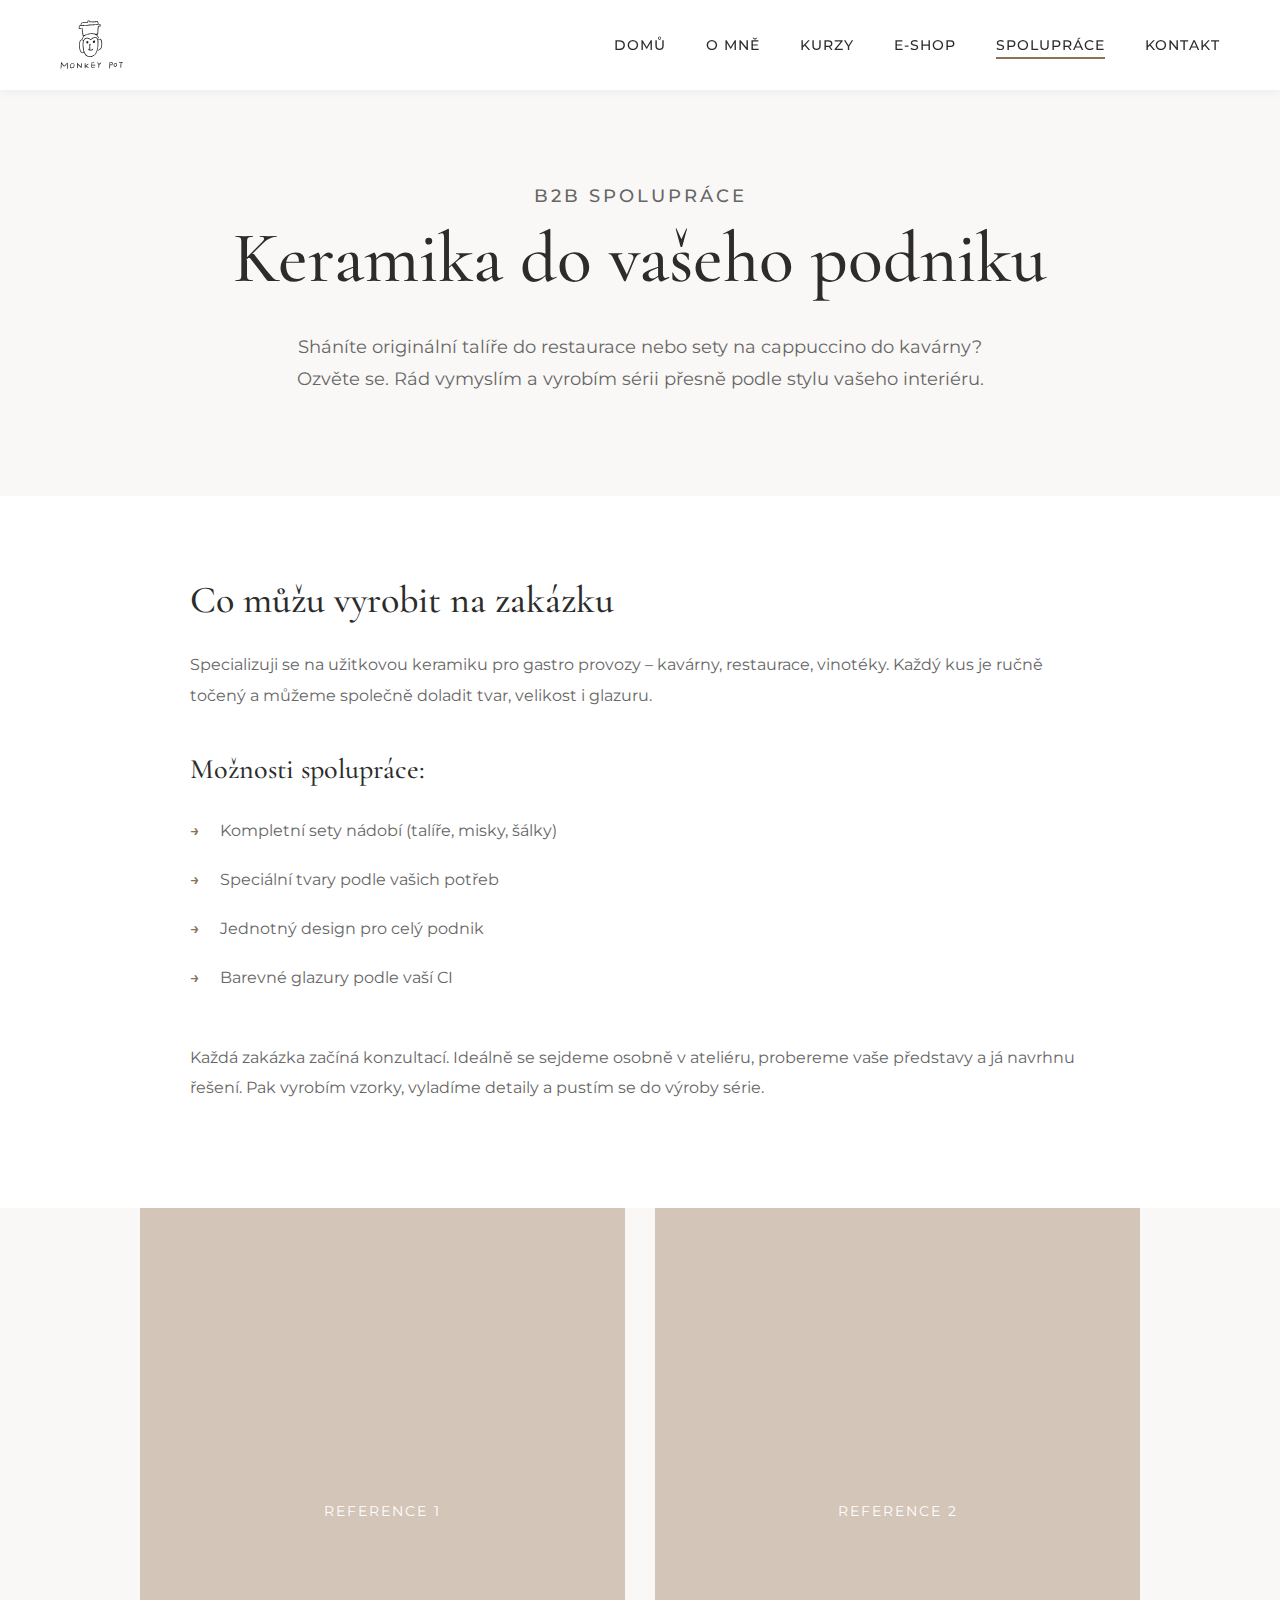
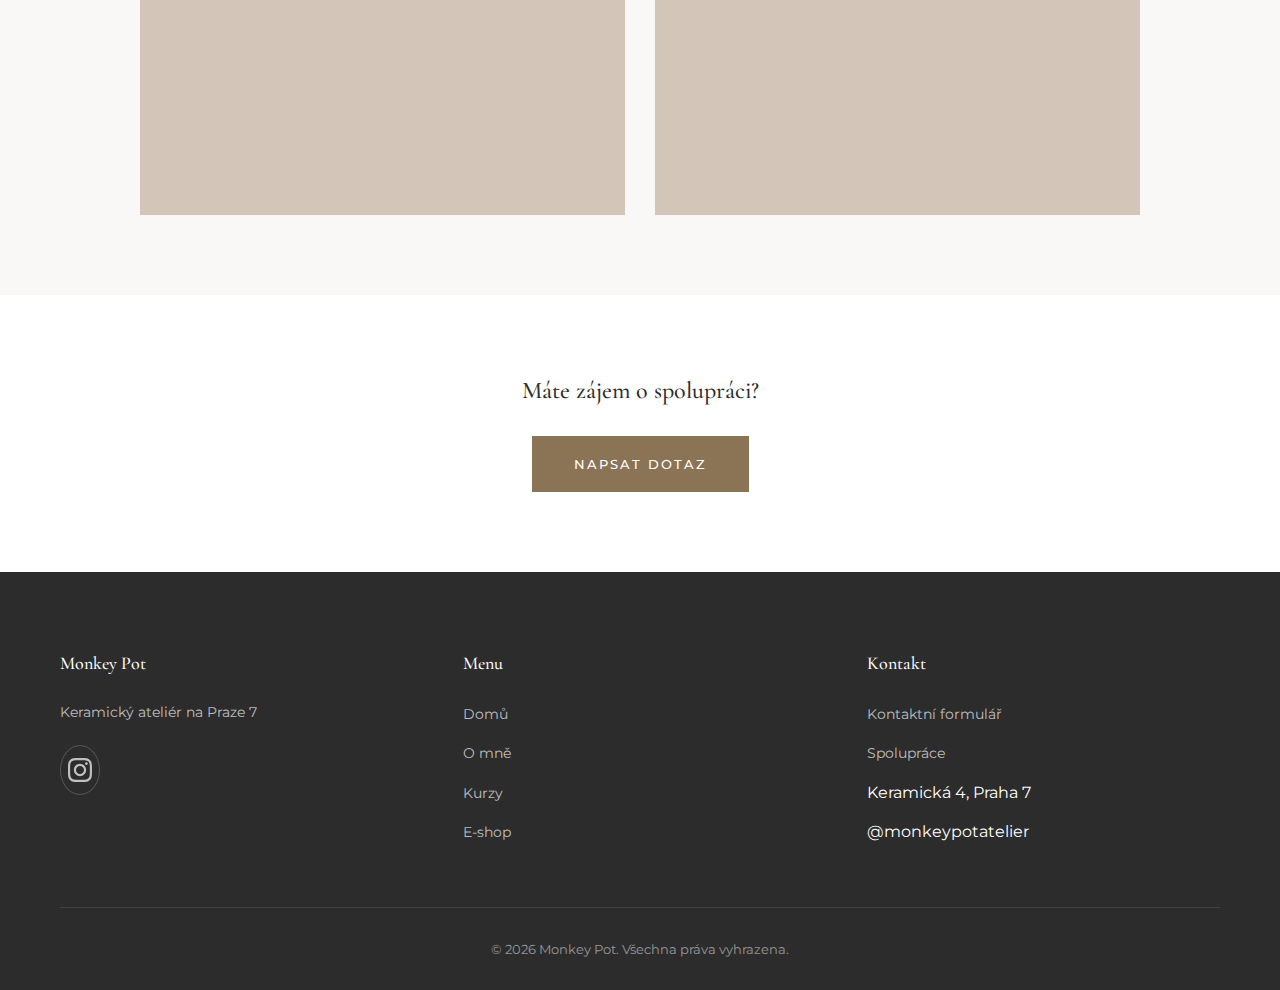
<file: spoluprace.html>
<!DOCTYPE html>
<html lang="cs">
<head>
    <meta charset="UTF-8">
    <meta name="viewport" content="width=device-width, initial-scale=1.0">
    <title>Spolupráce - Monkey Pot</title>
    <link rel="stylesheet" href="css/style.css">
    <link rel="preconnect" href="https://fonts.googleapis.com">
    <link rel="preconnect" href="https://fonts.gstatic.com" crossorigin>
    <link href="https://fonts.googleapis.com/css2?family=Cormorant+Garamond:wght@300;400;500;600;700&family=Montserrat:wght@300;400;500;600&display=swap" rel="stylesheet">
</head>
<body>
    <!-- Header -->
    <header class="header">
        <div class="container">
            <nav class="nav">
                <a href="index.html" class="logo">
                    <img src="images/monkeypot_logo.svg" alt="Monkey Pot" class="logo-img">
                </a>
                <button class="nav-toggle" aria-label="Toggle navigation">
                    <span></span>
                    <span></span>
                    <span></span>
                </button>
                <ul class="nav-menu">
                    <li><a href="index.html">Domů</a></li>
                    <li><a href="o-mne.html">O mně</a></li>
                    <li><a href="kurzy.html">Kurzy</a></li>
                    <li><a href="shop.html">E-shop</a></li>
                    <li><a href="spoluprace.html" class="active">Spolupráce</a></li>
                    <li><a href="kontakt.html">Kontakt</a></li>
                </ul>
            </nav>
        </div>
    </header>

    <!-- Page Hero -->
    <section class="page-hero">
        <div class="container">
            <p class="section-subtitle">B2B spolupráce</p>
            <h1>Keramika do vašeho podniku</h1>
            <p>Sháníte originální talíře do restaurace nebo sety na cappuccino do kavárny? Ozvěte se. Rád vymyslím a vyrobím sérii přesně podle stylu vašeho interiéru.</p>
        </div>
    </section>

    <!-- Content Section -->
    <section class="content-section">
        <div class="container">
            <div class="content-wrapper">
                <h2>Co můžu vyrobit na zakázku</h2>
                
                <p>Specializuji se na užitkovou keramiku pro gastro provozy – kavárny, restaurace, vinotéky. Každý kus je ručně točený a můžeme společně doladit tvar, velikost i glazuru.</p>

                <h3>Možnosti spolupráce:</h3>
                <ul>
                    <li>Kompletní sety nádobí (talíře, misky, šálky)</li>
                    <li>Speciální tvary podle vašich potřeb</li>
                    <li>Jednotný design pro celý podnik</li>
                    <li>Barevné glazury podle vaší CI</li>
                </ul>

                <p style="margin-top: 50px;">Každá zakázka začíná konzultací. Ideálně se sejdeme osobně v ateliéru, probereme vaše představy a já navrhnu řešení. Pak vyrobím vzorky, vyladíme detaily a pustím se do výroby série.</p>
            </div>
        </div>
    </section>

    <!-- Image Section -->
    <section class="content-section" style="background: var(--bg-light); padding-top: 0;">
        <div class="container">
            <div style="display: grid; grid-template-columns: repeat(auto-fit, minmax(300px, 1fr)); gap: 30px; max-width: 1000px; margin: 0 auto;">
                <div class="image-placeholder">
                    <span>Reference 1</span>
                </div>
                <div class="image-placeholder">
                    <span>Reference 2</span>
                </div>
            </div>
        </div>
    </section>

    <!-- CTA Section -->
    <section class="content-section" style="text-align: center;">
        <div class="container">
            <h2 style="margin-bottom: 30px;">Máte zájem o spolupráci?</h2>
            <a href="kontakt.html" class="btn btn-primary">Napsat dotaz</a>
        </div>
    </section>

    <!-- Footer -->
    <footer class="footer">
        <div class="container">
            <div class="footer-content">
                <div class="footer-col">
                    <h4>Monkey Pot</h4>
                    <p>Keramický ateliér na Praze 7</p>
                    <div class="footer-social">
                        <a href="https://instagram.com/monkeypotatelier" target="_blank" aria-label="Instagram">
                            <svg width="24" height="24" viewBox="0 0 24 24" fill="currentColor">
                                <path d="M12 2.163c3.204 0 3.584.012 4.85.07 3.252.148 4.771 1.691 4.919 4.919.058 1.265.069 1.645.069 4.849 0 3.205-.012 3.584-.069 4.849-.149 3.225-1.664 4.771-4.919 4.919-1.266.058-1.644.07-4.85.07-3.204 0-3.584-.012-4.849-.07-3.26-.149-4.771-1.699-4.919-4.92-.058-1.265-.07-1.644-.07-4.849 0-3.204.013-3.583.07-4.849.149-3.227 1.664-4.771 4.919-4.919 1.266-.057 1.645-.069 4.849-.069zm0-2.163c-3.259 0-3.667.014-4.947.072-4.358.2-6.78 2.618-6.98 6.98-.059 1.281-.073 1.689-.073 4.948 0 3.259.014 3.668.072 4.948.2 4.358 2.618 6.78 6.98 6.98 1.281.058 1.689.072 4.948.072 3.259 0 3.668-.014 4.948-.072 4.354-.2 6.782-2.618 6.979-6.98.059-1.28.073-1.689.073-4.948 0-3.259-.014-3.667-.072-4.947-.196-4.354-2.617-6.78-6.979-6.98-1.281-.059-1.69-.073-4.949-.073zm0 5.838c-3.403 0-6.162 2.759-6.162 6.162s2.759 6.163 6.162 6.163 6.162-2.759 6.162-6.163c0-3.403-2.759-6.162-6.162-6.162zm0 10.162c-2.209 0-4-1.79-4-4 0-2.209 1.791-4 4-4s4 1.791 4 4c0 2.21-1.791 4-4 4zm6.406-11.845c-.796 0-1.441.645-1.441 1.44s.645 1.44 1.441 1.44c.795 0 1.439-.645 1.439-1.44s-.644-1.44-1.439-1.44z"/>
                            </svg>
                        </a>
                    </div>
                </div>
                
                <div class="footer-col">
                    <h4>Menu</h4>
                    <ul>
                        <li><a href="index.html">Domů</a></li>
                        <li><a href="o-mne.html">O mně</a></li>
                        <li><a href="kurzy.html">Kurzy</a></li>
                        <li><a href="shop.html">E-shop</a></li>
                    </ul>
                </div>
                
                <div class="footer-col">
                    <h4>Kontakt</h4>
                    <ul>
                        <li><a href="kontakt.html">Kontaktní formulář</a></li>
                        <li><a href="spoluprace.html">Spolupráce</a></li>
                        <li>Keramická 4, Praha 7</li>
                        <li>@monkeypotatelier</li>
                    </ul>
                </div>
            </div>
            
            <div class="footer-bottom">
                <p>&copy; 2026 Monkey Pot. Všechna práva vyhrazena.</p>
            </div>
        </div>
    </footer>

    <script src="js/main.js"></script>
</body>
</html>
</file>
<file: css/style.css>
/* Reset & Base Styles */
* {
    margin: 0;
    padding: 0;
    box-sizing: border-box;
}

:root {
    --primary-color: #8B7355;
    --secondary-color: #D4C5B9;
    --text-dark: #2C2C2C;
    --text-light: #666;
    --bg-light: #FAF8F6;
    --white: #FFFFFF;
    --transition: all 0.3s ease;
}

html {
    scroll-behavior: smooth;
}

body {
    font-family: 'Montserrat', sans-serif;
    color: var(--text-dark);
    line-height: 1.7;
    background: var(--white);
}

h1, h2, h3, h4, h5, h6 {
    font-family: 'Cormorant Garamond', serif;
    font-weight: 500;
    line-height: 1.3;
}

img {
    max-width: 100%;
    height: auto;
    display: block;
}

a {
    text-decoration: none;
    color: inherit;
    transition: var(--transition);
}

/* Container */
.container {
    max-width: 1200px;
    margin: 0 auto;
    padding: 0 20px;
}

/* Header */
.header {
    position: fixed;
    top: 0;
    left: 0;
    width: 100%;
    background: var(--white);
    z-index: 1000;
    box-shadow: 0 2px 10px rgba(0, 0, 0, 0.05);
    transition: var(--transition);
}

.nav {
    display: flex;
    justify-content: space-between;
    align-items: center;
    padding: 20px 0;
}

.logo {
    font-family: 'Cormorant Garamond', serif;
    font-size: 32px;
    font-weight: 600;
    color: var(--primary-color);
    letter-spacing: 1px;
    display: flex;
    align-items: center;
}

.logo-img {
    height: 50px;
    max-width: 200px;
    width: auto;
    display: block;
    transition: var(--transition);
}

.logo:hover .logo-img {
    opacity: 0.8;
}

.nav-toggle {
    display: none;
    background: none;
    border: none;
    cursor: pointer;
    flex-direction: column;
    gap: 5px;
}

.nav-toggle span {
    width: 25px;
    height: 2px;
    background: var(--text-dark);
    transition: var(--transition);
}

.nav-menu {
    display: flex;
    list-style: none;
    gap: 40px;
}

.nav-menu a {
    font-size: 14px;
    font-weight: 500;
    letter-spacing: 1px;
    text-transform: uppercase;
    color: var(--text-dark);
    position: relative;
}

.nav-menu a::after {
    content: '';
    position: absolute;
    bottom: -5px;
    left: 0;
    width: 0;
    height: 2px;
    background: var(--primary-color);
    transition: var(--transition);
}

.nav-menu a:hover::after,
.nav-menu a.active::after {
    width: 100%;
}

/* Hero Section */
.hero {
    min-height: 100vh;
    display: flex;
    align-items: center;
    justify-content: center;
    text-align: center;
    background: linear-gradient(135deg, var(--bg-light) 0%, var(--white) 100%);
    background-size: cover;
    background-position: center;
    background-repeat: no-repeat;
    padding: 120px 20px 80px;
    position: relative;
}

.hero-overlay {
    position: absolute;
    top: 0;
    left: 0;
    right: 0;
    bottom: 0;
    background: rgba(250, 248, 246, 0.85);
    z-index: 1;
}

.hero .container {
    position: relative;
    z-index: 2;
}

.hero-content {
    max-width: 800px;
}

.hero-subtitle {
    font-size: 14px;
    letter-spacing: 3px;
    text-transform: uppercase;
    color: var(--primary-color);
    margin-bottom: 20px;
    font-weight: 500;
}

.hero-title {
    font-size: clamp(48px, 8vw, 96px);
    font-weight: 600;
    margin-bottom: 30px;
    color: var(--text-dark);
    letter-spacing: 2px;
}

.hero-description {
    font-size: 18px;
    color: var(--text-light);
    z-index: 3;
    margin-bottom: 40px;
    line-height: 1.8;
    max-width: 700px;
    margin-left: auto;
    margin-right: auto;
}

.hero-scroll {
    position: absolute;
    bottom: 40px;
    left: 50%;
    transform: translateX(-50%);
    font-size: 12px;
    letter-spacing: 2px;
    text-transform: uppercase;
    color: var(--text-light);
    z-index: 3;
}

/* Buttons */
.btn {
    display: inline-block;
    padding: 15px 40px;
    font-size: 13px;
    font-weight: 500;
    letter-spacing: 2px;
    text-transform: uppercase;
    border: 2px solid var(--primary-color);
    background: var(--primary-color);
    color: var(--white);
    cursor: pointer;
    transition: var(--transition);
}

.btn:hover {
    background: transparent;
    color: var(--primary-color);
}

.btn-secondary {
    background: transparent;
    color: var(--primary-color);
}

.btn-secondary:hover {
    background: var(--primary-color);
    color: var(--white);
}

/* Services Section */
.services {
    padding: 100px 20px;
    background: var(--white);
}

.services-grid {
    display: grid;
    grid-template-columns: repeat(auto-fit, minmax(300px, 1fr));
    gap: 50px;
}

.service-card {
    text-align: center;
    padding: 40px 30px;
    transition: var(--transition);
    border: 1px solid transparent;
}

.service-card:hover {
    border-color: var(--secondary-color);
    transform: translateY(-5px);
}

.service-icon {
    margin-bottom: 30px;
    display: flex;
    justify-content: center;
}

.service-card h3 {
    font-size: 28px;
    margin-bottom: 20px;
    color: var(--text-dark);
}

.service-card p {
    font-size: 15px;
    color: var(--text-light);
    z-index: 3;
    margin-bottom: 25px;
    line-height: 1.8;
}

.service-link {
    font-size: 13px;
    font-weight: 500;
    letter-spacing: 1px;
    color: var(--primary-color);
    text-transform: uppercase;
}

.service-link:hover {
    color: var(--text-dark);
}

/* About Preview Section */
.about-preview {
    padding: 100px 20px;
    background: var(--bg-light);
}

.about-preview-content {
    display: grid;
    grid-template-columns: repeat(auto-fit, minmax(400px, 1fr));
    gap: 80px;
    align-items: center;
}

.about-preview-image {
    position: relative;
    overflow: hidden;
}

.about-preview-image img {
    width: 100%;
    height: 100%;
    object-fit: cover;
    display: block;
    transition: var(--transition);
}

.about-preview-image:hover img {
    transform: scale(1.05);
}

.image-placeholder {
    width: 100%;
    aspect-ratio: 4/5;
    background: var(--secondary-color);
    display: flex;
    align-items: center;
    justify-content: center;
    color: var(--white);
    font-size: 14px;
    letter-spacing: 2px;
    text-transform: uppercase;
}

.section-subtitle {
    font-size: 12px;
    letter-spacing: 3px;
    text-transform: uppercase;
    color: var(--primary-color);
    margin-bottom: 20px;
    font-weight: 500;
}

.about-preview-text h2 {
    font-size: 42px;
    margin-bottom: 30px;
    color: var(--text-dark);
}

.about-preview-text p {
    font-size: 16px;
    color: var(--text-light);
    z-index: 3;
    margin-bottom: 35px;
    line-height: 1.9;
}

/* Page Hero (for inner pages) */
.page-hero {
    padding: 180px 20px 100px;
    text-align: center;
    background: var(--bg-light);
}

.page-hero h1 {
    font-size: clamp(42px, 6vw, 72px);
    margin-bottom: 25px;
    color: var(--text-dark);
}

.page-hero p {
    font-size: 18px;
    color: var(--text-light);
    z-index: 3;
    max-width: 700px;
    margin: 0 auto;
    line-height: 1.8;
}

/* Content Section */
.content-section {
    padding: 80px 20px;
}

.content-wrapper {
    max-width: 900px;
    margin: 0 auto;
}

.content-wrapper h2 {
    font-size: 38px;
    margin-bottom: 25px;
    margin-top: 50px;
    color: var(--text-dark);
}

.content-wrapper h2:first-child {
    margin-top: 0;
}

.content-wrapper h3 {
    font-size: 28px;
    margin-bottom: 20px;
    margin-top: 40px;
    color: var(--text-dark);
}

.content-wrapper p {
    font-size: 16px;
    color: var(--text-light);
    z-index: 3;
    margin-bottom: 25px;
    line-height: 1.9;
}

.content-wrapper ul {
    margin: 30px 0;
    padding-left: 0;
    list-style: none;
}

.content-wrapper ul li {
    font-size: 16px;
    color: var(--text-light);
    z-index: 3;
    margin-bottom: 20px;
    padding-left: 30px;
    position: relative;
    line-height: 1.8;
}

.content-wrapper ul li::before {
    content: '→';
    position: absolute;
    left: 0;
    color: var(--primary-color);
    font-weight: 600;
}

/* Products Grid */
.products-grid {
    display: grid;
    grid-template-columns: repeat(auto-fill, minmax(280px, 1fr));
    gap: 40px;
    margin-top: 60px;
}

.product-card {
    text-align: center;
    transition: var(--transition);
}

.product-card:hover {
    transform: translateY(-10px);
}

.product-image {
    aspect-ratio: 3/4;
    background: var(--secondary-color);
    margin-bottom: 20px;
    display: flex;
    align-items: center;
    justify-content: center;
    color: var(--white);
    font-size: 12px;
    letter-spacing: 2px;
    text-transform: uppercase;
    overflow: hidden;
}

.product-image img {
    width: 100%;
    height: 100%;
    object-fit: cover;
}

.product-card h3 {
    font-size: 22px;
    margin-bottom: 10px;
    color: var(--text-dark);
}

.product-price {
    font-size: 16px;
    color: var(--primary-color);
    font-weight: 600;
}

/* Contact Form */
.contact-info {
    background: var(--bg-light);
    padding: 50px;
    margin-bottom: 60px;
    text-align: center;
}

.contact-info h3 {
    font-size: 32px;
    margin-bottom: 30px;
    color: var(--text-dark);
}

.contact-details {
    display: flex;
    flex-direction: column;
    gap: 15px;
    font-size: 16px;
    color: var(--text-light);
    z-index: 3;
}

.contact-details a {
    color: var(--primary-color);
}

.contact-details a:hover {
    text-decoration: underline;
}

.contact-form {
    max-width: 600px;
    margin: 0 auto;
}

.form-group {
    margin-bottom: 25px;
}

.form-group label {
    display: block;
    margin-bottom: 10px;
    font-size: 13px;
    letter-spacing: 1px;
    text-transform: uppercase;
    font-weight: 500;
    color: var(--text-dark);
}

.form-group input,
.form-group textarea {
    width: 100%;
    padding: 15px;
    border: 1px solid var(--secondary-color);
    background: var(--white);
    font-family: 'Montserrat', sans-serif;
    font-size: 15px;
    color: var(--text-dark);
    transition: var(--transition);
}

.form-group input:focus,
.form-group textarea:focus {
    outline: none;
    border-color: var(--primary-color);
}

.form-group textarea {
    min-height: 150px;
    resize: vertical;
}

/* Map Section */
.map-section {
    width: 100%;
    overflow: hidden;
}

.map-section iframe {
    filter: grayscale(20%);
    transition: var(--transition);
}

.map-section iframe:hover {
    filter: grayscale(0%);
}

/* Footer */
.footer {
    background: var(--text-dark);
    color: var(--white);
    padding: 80px 20px 30px;
}

.footer-content {
    display: grid;
    grid-template-columns: repeat(auto-fit, minmax(250px, 1fr));
    gap: 50px;
    margin-bottom: 50px;
}

.footer-col h4 {
    font-size: 18px;
    margin-bottom: 25px;
    color: var(--white);
}

.footer-col p {
    font-size: 14px;
    color: rgba(255, 255, 255, 0.7);
    line-height: 1.8;
}

.footer-col ul {
    list-style: none;
}

.footer-col ul li {
    margin-bottom: 12px;
}

.footer-col ul li a {
    font-size: 14px;
    color: rgba(255, 255, 255, 0.7);
}

.footer-col ul li a:hover {
    color: var(--white);
}

.footer-social {
    margin-top: 20px;
    display: flex;
    gap: 15px;
}

.footer-social a {
    display: flex;
    align-items: center;
    justify-content: center;
    width: 40px;
    height: 50px;
    max-width: 200px;
    border: 1px solid rgba(255, 255, 255, 0.2);
    border-radius: 50%;
    color: rgba(255, 255, 255, 0.7);
    transition: var(--transition);
}

.footer-social a:hover {
    border-color: var(--white);
    color: var(--white);
}

.footer-bottom {
    text-align: center;
    padding-top: 30px;
    border-top: 1px solid rgba(255, 255, 255, 0.1);
}

.footer-bottom p {
    font-size: 13px;
    color: rgba(255, 255, 255, 0.5);
}

/* Responsive */
@media (max-width: 768px) {
    .nav-toggle {
        display: flex;
    }
    
    .nav-menu {
        position: fixed;
        top: 73px;
        left: -100%;
        width: 100%;
        height: calc(100vh - 73px);
        background: var(--white);
        flex-direction: column;
        padding: 40px 20px;
        gap: 20px;
        transition: var(--transition);
        box-shadow: 0 10px 30px rgba(0, 0, 0, 0.1);
    }
    
    .nav-menu.active {
        left: 0;
    }
    
    .services-grid {
        grid-template-columns: 1fr;
    }
    
    .about-preview-content {
        grid-template-columns: 1fr;
        gap: 50px;
    }
    
    .products-grid {
        grid-template-columns: repeat(auto-fill, minmax(240px, 1fr));
        gap: 30px;
    }
    
    .footer-content {
        grid-template-columns: 1fr;
        gap: 40px;
    }
}

@media (max-width: 480px) {
    .hero-description {
        font-size: 16px;
    }
    
    .btn {
        padding: 12px 30px;
        font-size: 12px;
    }
    
    .products-grid {
        grid-template-columns: 1fr;
    }
}
</file>
